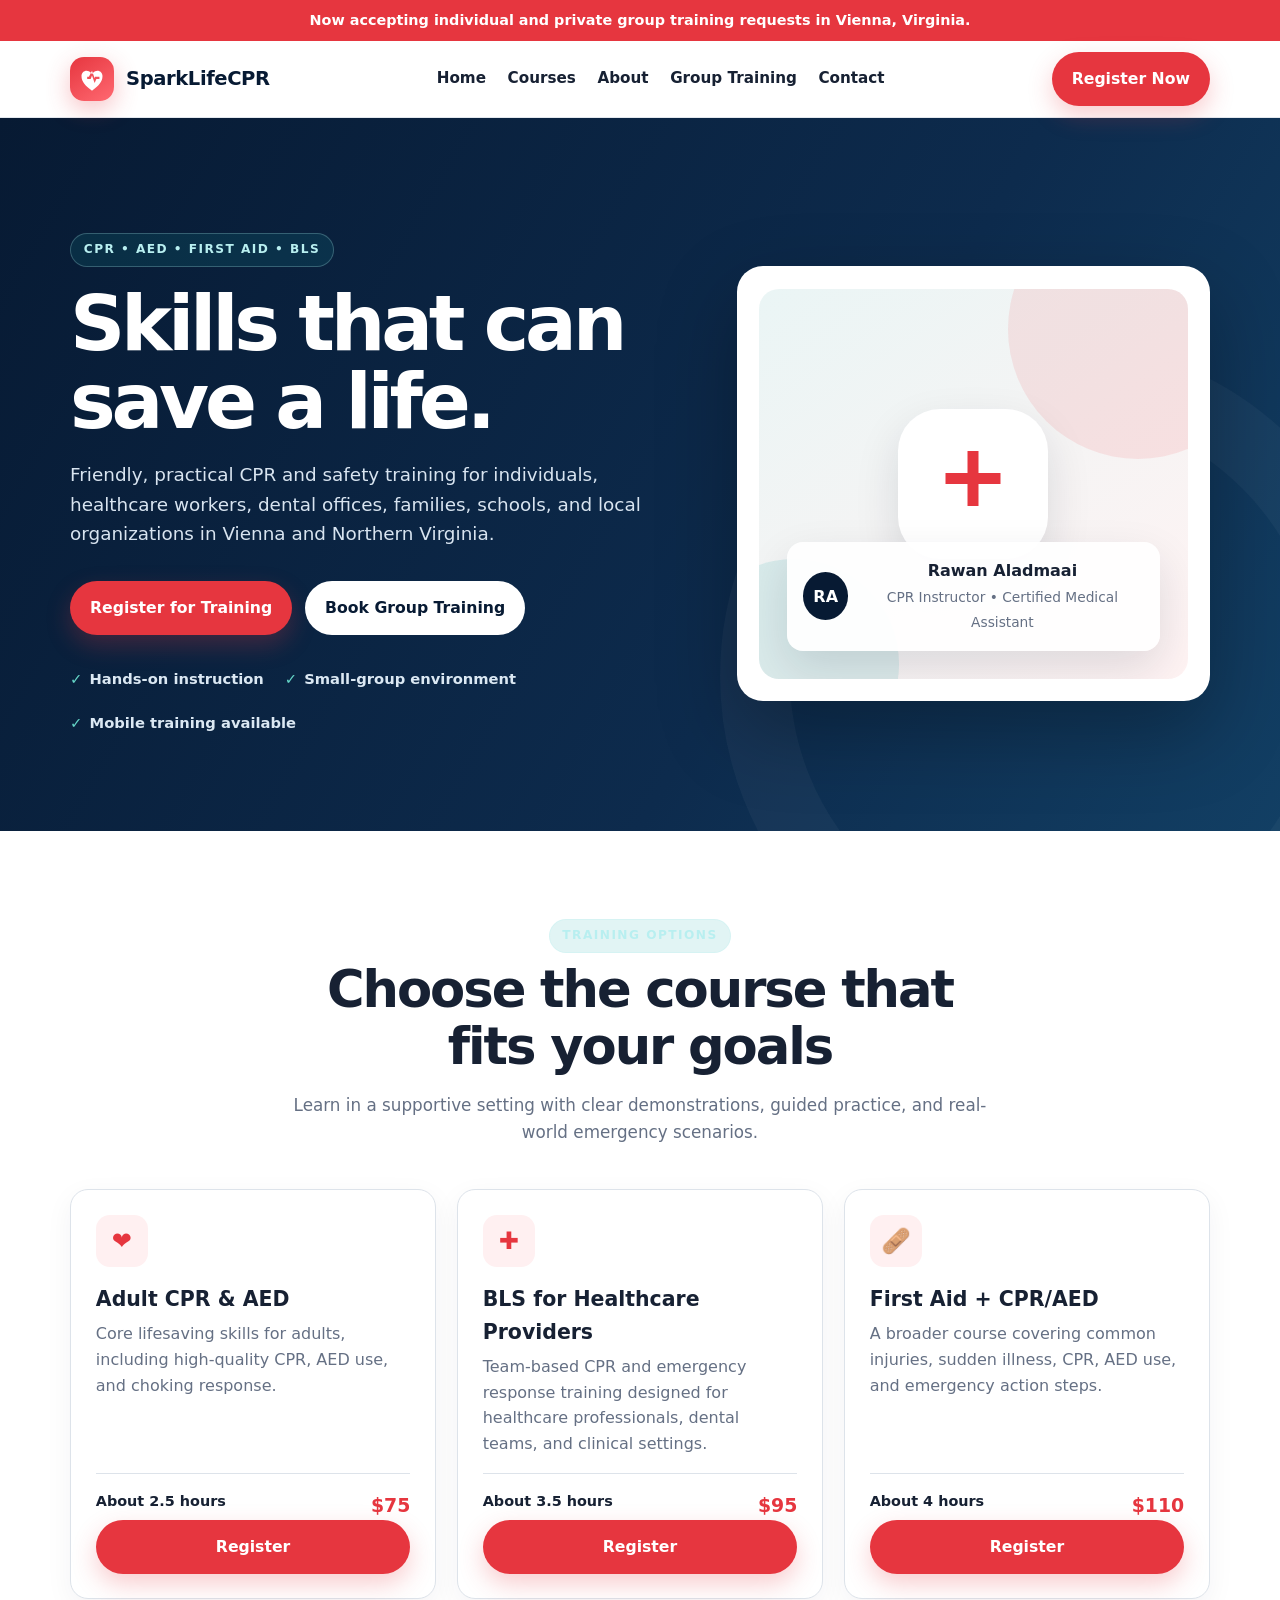
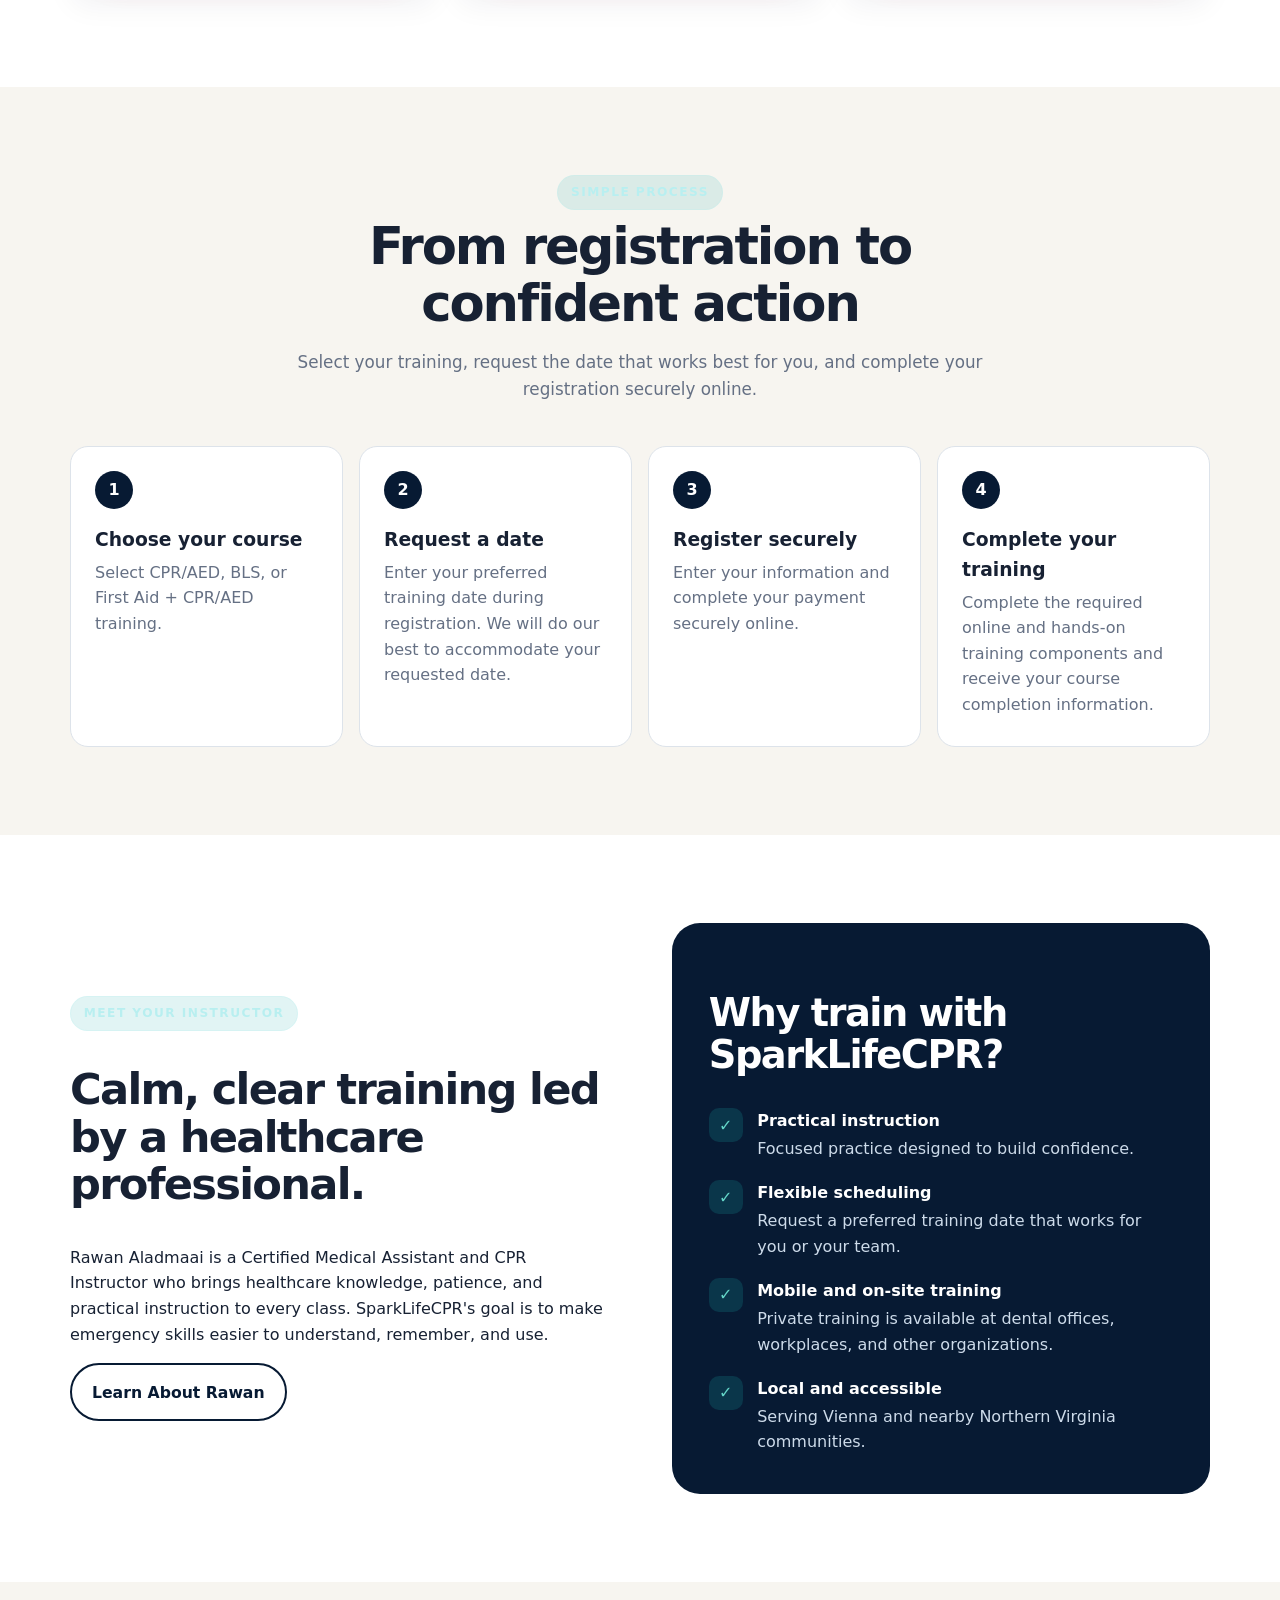
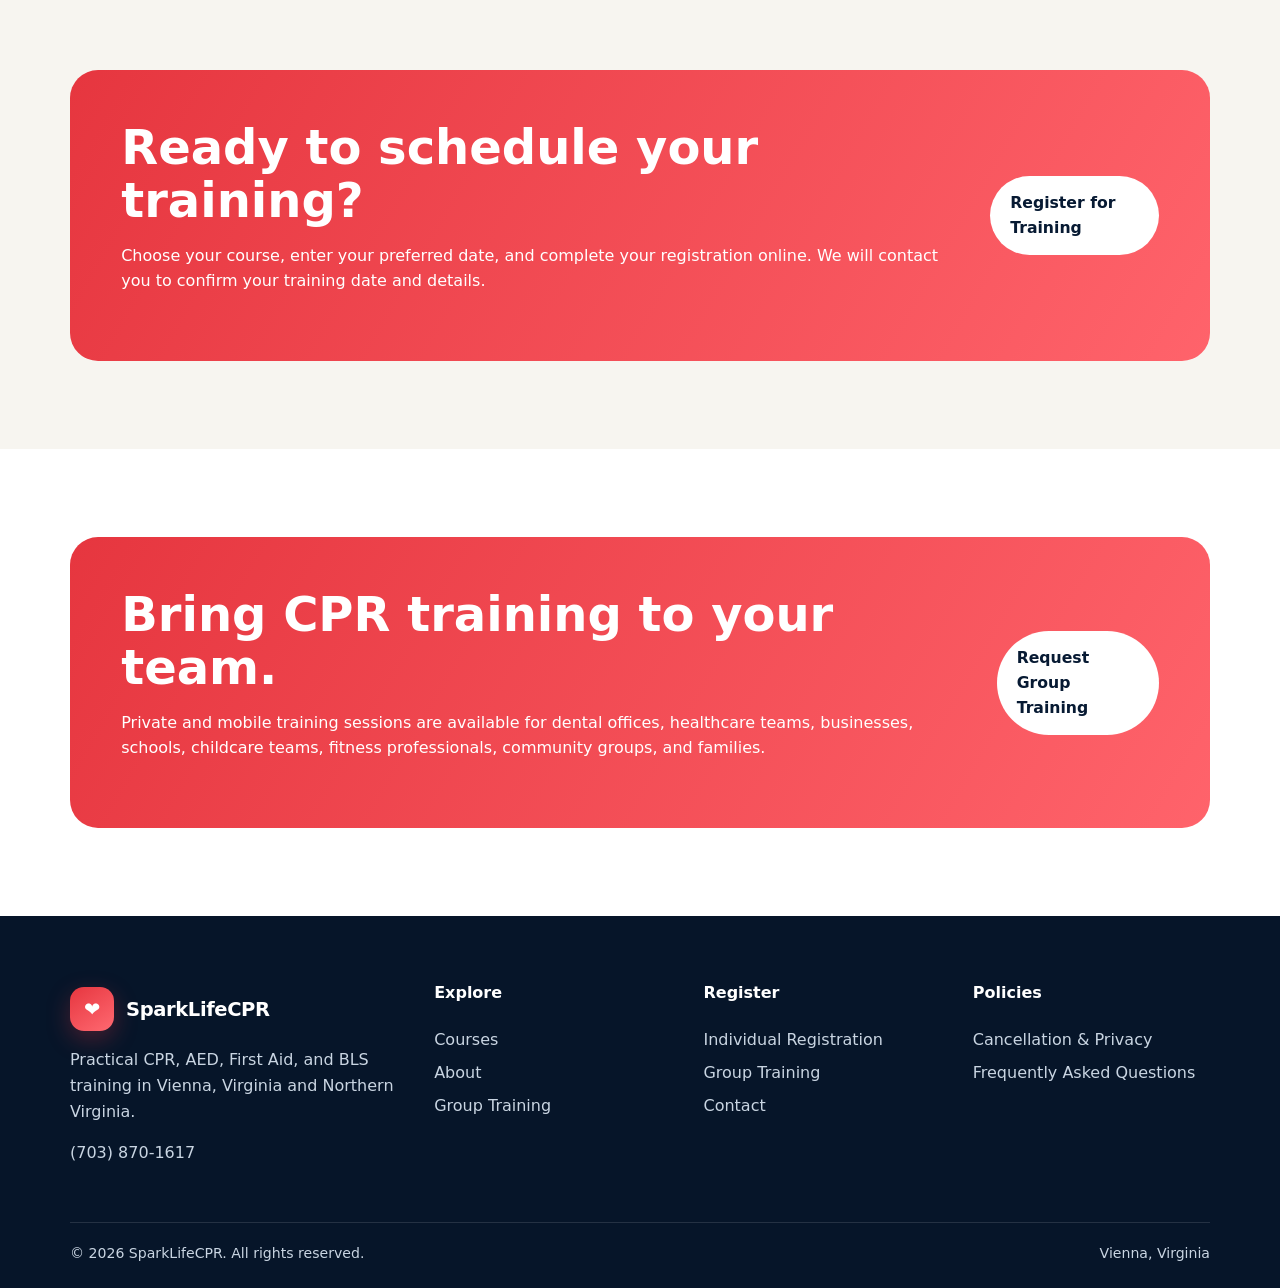
<file: index.html>
<!doctype html>
<html lang="en">

<head>
  <meta charset="utf-8">

  <!-- Google Analytics -->
  <script async src="https://www.googletagmanager.com/gtag/js?id=G-QES0W2ZQ52"></script>
  <script>
    window.dataLayer = window.dataLayer || [];
    function gtag() { dataLayer.push(arguments); }
    gtag('js', new Date());
    gtag('config', 'G-76KJ27FE1B');
  </script>

  <meta name="viewport" content="width=device-width, initial-scale=1">

  <meta
    name="description"
    content="CPR, AED, First Aid and BLS training in Vienna, Virginia with instructor Rawan Aladmaai, Certified Medical Assistant."
  >

  <title>SparkLifeCPR | Vienna, VA</title>

  <link rel="stylesheet" href="assets/styles.css">

  <script defer src="js/config.js"></script>
  <script defer src="js/main.js"></script>
</head>

<body>

  <!-- Announcement -->
  <div class="announcement">
    Now accepting individual and private group training requests in Vienna, Virginia.
  </div>

  <!-- Header -->
  <header>
    <div class="container nav">

      <a class="brand" href="index.html">
        <span class="logo-mark">
          <svg viewBox="0 0 64 64">
            <path d="M30 57C18 48 8 39 8 25 8 14 21 8 30 18l2 3 2-3c9-10 22-4 22 7 0 14-10 23-22 32l-2 2-2-2zm-9-25h8l3-8 6 17 4-9h7v-5h-10l-1 3-6-17-7 14h-4v5z"/>
          </svg>
        </span>

        <span>SparkLifeCPR</span>
      </a>

      <nav class="nav-links">
        <a href="index.html">Home</a>
        <a href="courses.html">Courses</a>
        <a href="about.html">About</a>
        <a href="group-training.html">Group Training</a>
        <a href="contact.html">Contact</a>
      </nav>

      <a class="btn btn-primary" href="register.html">
        Register Now
      </a>

      <button class="menu-btn" aria-label="Open menu">
        ☰
      </button>

    </div>
  </header>


  <main>

    <!-- Hero -->
    <section class="hero">

      <div class="container hero-grid">

        <div>

          <span class="eyebrow">
            CPR • AED • First Aid • BLS
          </span>

          <h1>
            Skills that can save a life.
          </h1>

          <p>
            Friendly, practical CPR and safety training for individuals,
            healthcare workers, dental offices, families, schools, and
            local organizations in Vienna and Northern Virginia.
          </p>

          <div class="hero-actions">

            <a class="btn btn-primary" href="register.html">
              Register for Training
            </a>

            <a class="btn btn-light" href="group-training.html">
              Book Group Training
            </a>

          </div>

          <div class="trust-row">
            <span>Hands-on instruction</span>
            <span>Small-group environment</span>
            <span>Mobile training available</span>
          </div>

        </div>


        <div class="hero-card">

          <div class="photo">

            <div class="medical-icon">
              <svg viewBox="0 0 64 64">
                <path d="M28 8h8v16h16v8H36v16h-8V32H12v-8h16V8z"/>
              </svg>
            </div>

            <div class="instructor-chip">

              <div class="avatar">
                RA
              </div>

              <div>
                <strong>Rawan Aladmaai</strong>
                <br>
                <span class="small">
                  CPR Instructor • Certified Medical Assistant
                </span>
              </div>

            </div>

          </div>

        </div>

      </div>

    </section>


    <!-- Training Options -->
    <section>

      <div class="container">

        <div class="section-head">

          <span class="eyebrow">
            Training options
          </span>

          <h2>
            Choose the course that fits your goals
          </h2>

          <p>
            Learn in a supportive setting with clear demonstrations,
            guided practice, and real-world emergency scenarios.
          </p>

        </div>


        <div class="grid-3">

          <!-- CPR & AED -->
          <article class="card course-card">

            <div class="icon">❤</div>

            <h3>
              Adult CPR & AED
            </h3>

            <p>
              Core lifesaving skills for adults, including high-quality
              CPR, AED use, and choking response.
            </p>

            <div class="course-meta">
              <span>About 2.5 hours</span>
              <span class="price">$75</span>
            </div>

            <a
              class="btn btn-primary"
              href="register.html"
            >
              Register
            </a>

          </article>


          <!-- BLS -->
          <article class="card course-card">

            <div class="icon">✚</div>

            <h3>
              BLS for Healthcare Providers
            </h3>

            <p>
              Team-based CPR and emergency response training designed
              for healthcare professionals, dental teams, and clinical settings.
            </p>

            <div class="course-meta">
              <span>About 3.5 hours</span>
              <span class="price">$95</span>
            </div>

            <a
              class="btn btn-primary"
              href="register.html"
            >
              Register
            </a>

          </article>


          <!-- First Aid -->
          <article class="card course-card">

            <div class="icon">🩹</div>

            <h3>
              First Aid + CPR/AED
            </h3>

            <p>
              A broader course covering common injuries, sudden illness,
              CPR, AED use, and emergency action steps.
            </p>

            <div class="course-meta">
              <span>About 4 hours</span>
              <span class="price">$110</span>
            </div>

            <a
              class="btn btn-primary"
              href="register.html"
            >
              Register
            </a>

          </article>

        </div>

      </div>

    </section>


    <!-- Simple Process -->
    <section class="bg-soft">

      <div class="container">

        <div class="section-head">

          <span class="eyebrow">
            Simple process
          </span>

          <h2>
            From registration to confident action
          </h2>

          <p>
            Select your training, request the date that works best for you,
            and complete your registration securely online.
          </p>

        </div>


        <div class="steps">

          <div class="step">

            <h3>
              Choose your course
            </h3>

            <p>
              Select CPR/AED, BLS, or First Aid + CPR/AED training.
            </p>

          </div>


          <div class="step">

            <h3>
              Request a date
            </h3>

            <p>
              Enter your preferred training date during registration.
              We will do our best to accommodate your requested date.
            </p>

          </div>


          <div class="step">

            <h3>
              Register securely
            </h3>

            <p>
              Enter your information and complete your payment securely online.
            </p>

          </div>


          <div class="step">

            <h3>
              Complete your training
            </h3>

            <p>
              Complete the required online and hands-on training components
              and receive your course completion information.
            </p>

          </div>

        </div>

      </div>

    </section>


    <!-- Instructor -->
    <section>

      <div class="container split">

        <div>

          <span class="eyebrow">
            Meet your instructor
          </span>

          <h2
            style="font-size:2.7rem;line-height:1.1;letter-spacing:-.04em"
          >
            Calm, clear training led by a healthcare professional.
          </h2>

          <p>
            Rawan Aladmaai is a Certified Medical Assistant and CPR
            Instructor who brings healthcare knowledge, patience, and
            practical instruction to every class. SparkLifeCPR's goal
            is to make emergency skills easier to understand, remember,
            and use.
          </p>

          <a
            class="btn btn-outline"
            href="about.html"
          >
            Learn About Rawan
          </a>

        </div>


        <div class="feature-panel">

          <h2>
            Why train with SparkLifeCPR?
          </h2>

          <div class="feature-list">

            <div class="feature-item">

              <span class="check">✓</span>

              <div>
                <b>Practical instruction</b>

                <p>
                  Focused practice designed to build confidence.
                </p>
              </div>

            </div>


            <div class="feature-item">

              <span class="check">✓</span>

              <div>
                <b>Flexible scheduling</b>

                <p>
                  Request a preferred training date that works for you or your team.
                </p>
              </div>

            </div>


            <div class="feature-item">

              <span class="check">✓</span>

              <div>
                <b>Mobile and on-site training</b>

                <p>
                  Private training is available at dental offices,
                  workplaces, and other organizations.
                </p>
              </div>

            </div>


            <div class="feature-item">

              <span class="check">✓</span>

              <div>
                <b>Local and accessible</b>

                <p>
                  Serving Vienna and nearby Northern Virginia communities.
                </p>
              </div>

            </div>

          </div>

        </div>

      </div>

    </section>


    <!-- Registration CTA -->
    <section class="bg-soft">

      <div class="container">

        <div class="cta">

          <div>

            <h2>
              Ready to schedule your training?
            </h2>

            <p>
              Choose your course, enter your preferred date, and complete
              your registration online. We will contact you to confirm
              your training date and details.
            </p>

          </div>

          <a
            class="btn btn-light"
            href="register.html"
          >
            Register for Training
          </a>

        </div>

      </div>

    </section>


    <!-- Group Training CTA -->
    <section>

      <div class="container">

        <div class="cta">

          <div>

            <h2>
              Bring CPR training to your team.
            </h2>

            <p>
              Private and mobile training sessions are available for
              dental offices, healthcare teams, businesses, schools,
              childcare teams, fitness professionals, community groups,
              and families.
            </p>

          </div>

          <a
            class="btn btn-light"
            href="group-training.html"
          >
            Request Group Training
          </a>

        </div>

      </div>

    </section>

  </main>


  <!-- Footer -->
  <footer>

    <div class="container">

      <div class="footer-grid">

        <div>

          <a
            class="brand"
            style="color:#fff"
            href="index.html"
          >

            <span class="logo-mark">
              ❤
            </span>

            <span>
              SparkLifeCPR
            </span>

          </a>

          <p>
            Practical CPR, AED, First Aid, and BLS training in Vienna,
            Virginia and Northern Virginia.
          </p>

          <p>
            <a href="tel:17038701617">
              (703) 870-1617
            </a>
          </p>

        </div>


        <div>

          <h4>
            Explore
          </h4>

          <a href="courses.html">
            Courses
          </a>

          <a href="about.html">
            About
          </a>

          <a href="group-training.html">
            Group Training
          </a>

        </div>


        <div>

          <h4>
            Register
          </h4>

          <a href="register.html">
            Individual Registration
          </a>

          <a href="group-training.html">
            Group Training
          </a>

          <a href="contact.html">
            Contact
          </a>

        </div>


        <div>

          <h4>
            Policies
          </h4>

          <a href="policies.html">
            Cancellation & Privacy
          </a>

          <a href="faq.html">
            Frequently Asked Questions
          </a>

        </div>

      </div>


      <div class="copyright">

        <span>
          © <span data-year></span> SparkLifeCPR. All rights reserved.
        </span>

        <span>
          Vienna, Virginia
        </span>

      </div>

    </div>

  </footer>

</body>
</html>
</file>
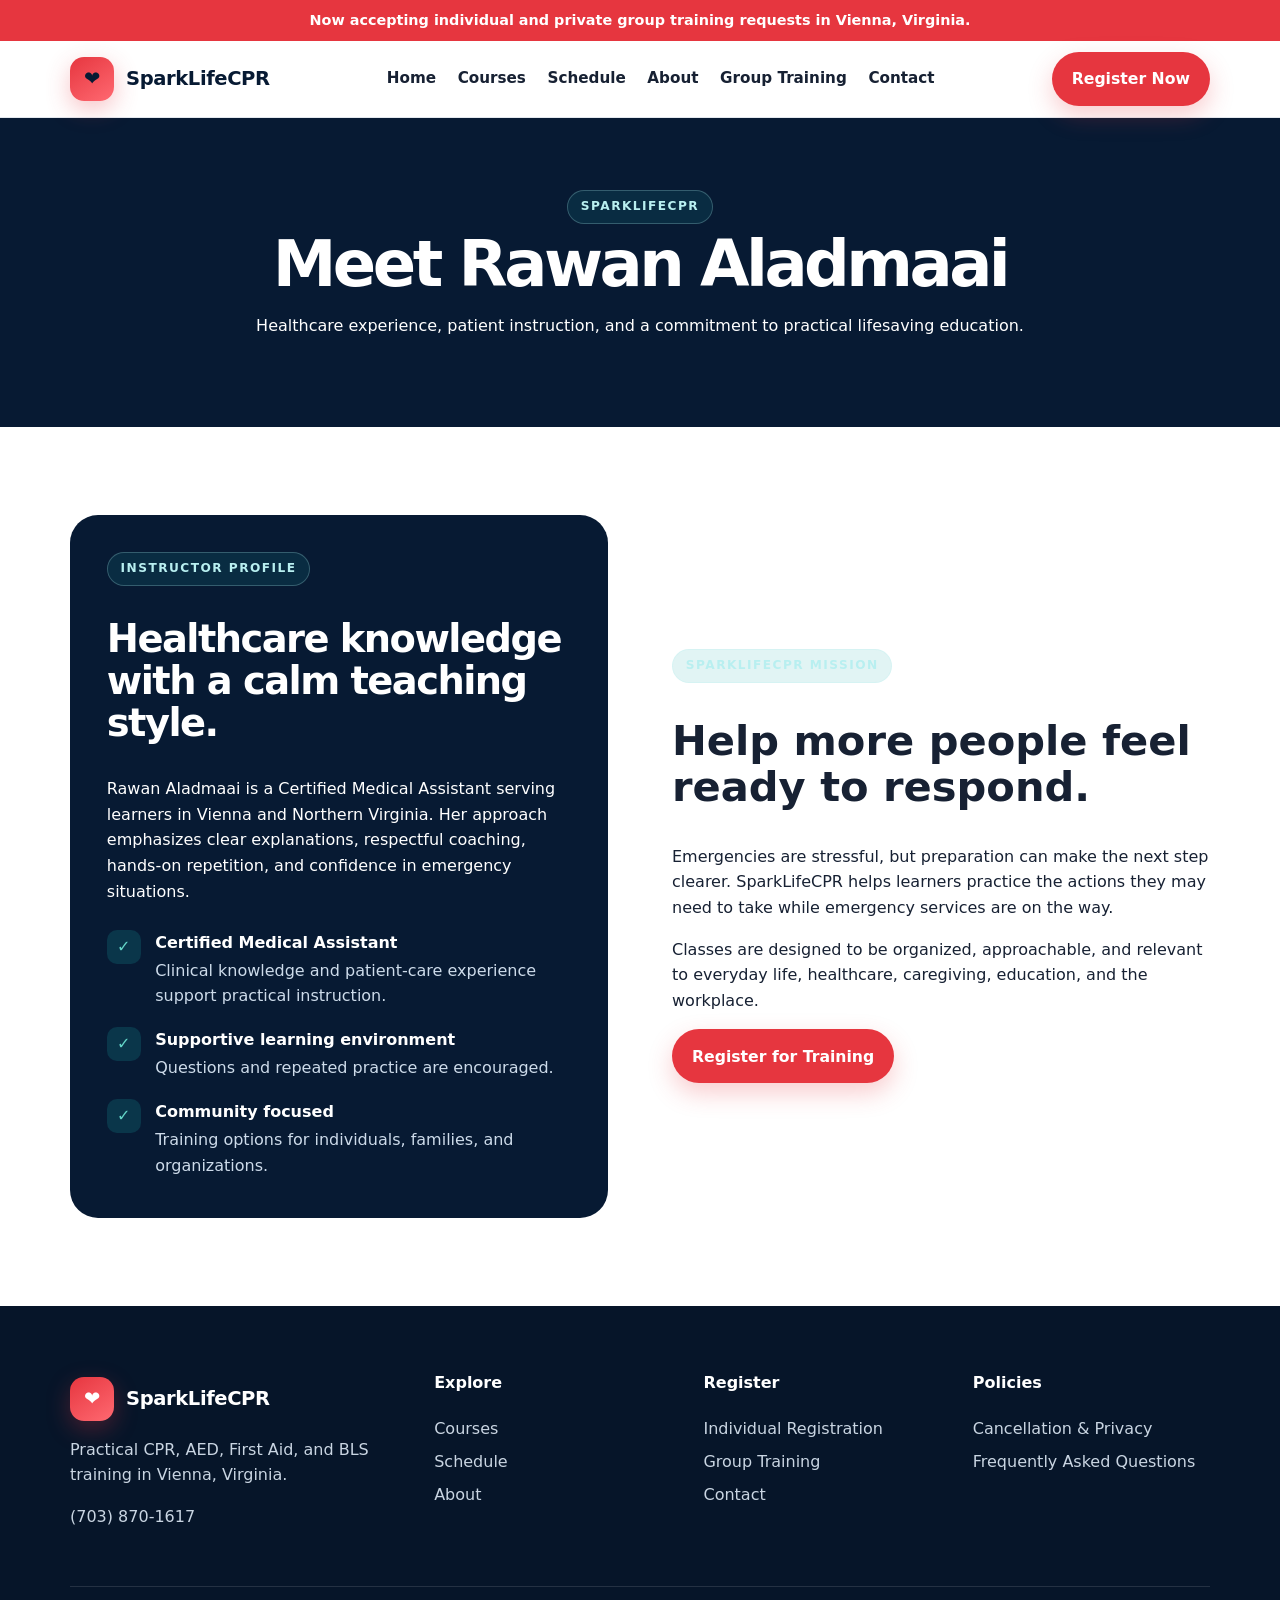
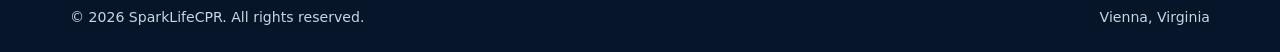
<file: about.html>
<!doctype html><html lang="en"><head><meta charset="utf-8"><meta name="viewport" content="width=device-width,initial-scale=1"><title>About Rawan Aladmaai | SparkLife</title><link rel="stylesheet" href="assets/styles.css"><script defer src="js/config.js"></script><script defer src="js/main.js"></script></head><body><div class="announcement">Now accepting individual and private group training requests in Vienna, Virginia.</div><header><div class="container nav"><a class="brand" href="index.html"><span class="logo-mark">❤</span><span>SparkLifeCPR</span></a><nav class="nav-links"><a href="index.html">Home</a><a href="courses.html">Courses</a><a href="schedule.html">Schedule</a><a href="about.html">About</a><a href="group-training.html">Group Training</a><a href="contact.html">Contact</a></nav><a class="btn btn-primary" href="register.html">Register Now</a><button class="menu-btn" aria-label="Open menu">☰</button></div></header>
<main><section class="page-hero"><div class="container"><span class="eyebrow">SparkLifeCPR</span><h1>Meet Rawan Aladmaai</h1><p>Healthcare experience, patient instruction, and a commitment to practical lifesaving education.</p></div></section><section><div class="container split"><div class="feature-panel"><span class="eyebrow">Instructor profile</span><h2>Healthcare knowledge with a calm teaching style.</h2><p>Rawan Aladmaai is a Certified Medical Assistant serving learners in Vienna and Northern Virginia. Her approach emphasizes clear explanations, respectful coaching, hands-on repetition, and confidence in emergency situations.</p><div class="feature-list"><div class="feature-item"><span class="check">✓</span><div><b>Certified Medical Assistant</b><p>Clinical knowledge and patient-care experience support practical instruction.</p></div></div><div class="feature-item"><span class="check">✓</span><div><b>Supportive learning environment</b><p>Questions and repeated practice are encouraged.</p></div></div><div class="feature-item"><span class="check">✓</span><div><b>Community focused</b><p>Training options for individuals, families, and organizations.</p></div></div></div></div><div><span class="eyebrow">SparkLifeCPR mission</span><h2 style="font-size:2.6rem;line-height:1.1">Help more people feel ready to respond.</h2><p>Emergencies are stressful, but preparation can make the next step clearer. SparkLifeCPR helps learners practice the actions they may need to take while emergency services are on the way.</p><p>Classes are designed to be organized, approachable, and relevant to everyday life, healthcare, caregiving, education, and the workplace.</p><a class="btn btn-primary" href="register.html">Register for Training</a></div></div></section></main><footer><div class="container"><div class="footer-grid"><div><a class="brand" style="color:#fff" href="index.html"><span class="logo-mark">❤</span><span>SparkLifeCPR</span></a><p>Practical CPR, AED, First Aid, and BLS training in Vienna, Virginia.</p><p><a href="tel:17038701617">(703) 870-1617</a></p></div><div><h4>Explore</h4><a href="courses.html">Courses</a><a href="schedule.html">Schedule</a><a href="about.html">About</a></div><div><h4>Register</h4><a href="register.html">Individual Registration</a><a href="group-training.html">Group Training</a><a href="contact.html">Contact</a></div><div><h4>Policies</h4><a href="policies.html">Cancellation & Privacy</a><a href="faq.html">Frequently Asked Questions</a></div></div><div class="copyright"><span>© <span data-year></span> SparkLifeCPR. All rights reserved.</span><span>Vienna, Virginia</span></div></div></footer>
</body></html>
</file>
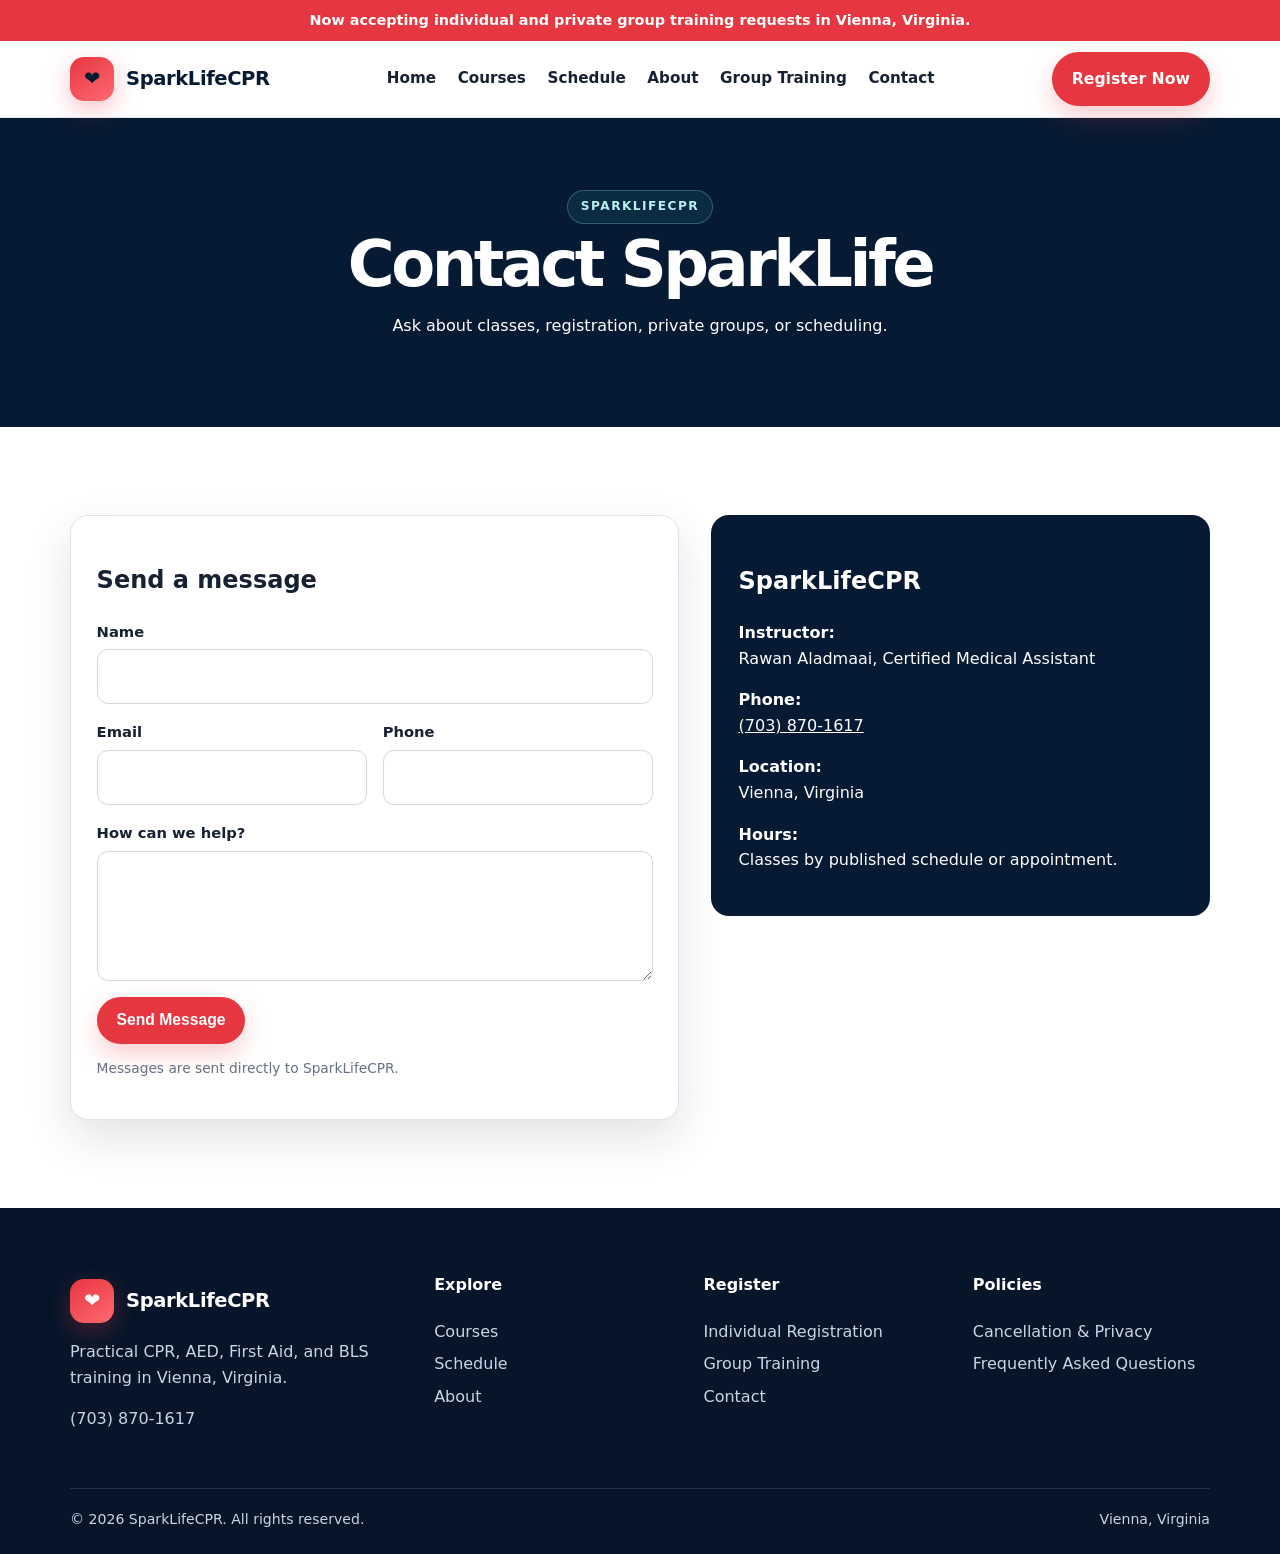
<file: contact.html>
<!DOCTYPE html>
<html lang="en"><head><meta charset="utf-8"/><meta content="width=device-width,initial-scale=1" name="viewport"/><title>Contact SparkLifeCPR</title><link href="assets/styles.css" rel="stylesheet"/><script defer="" src="js/config.js"></script><script defer="" src="js/main.js"></script></head><body><div class="announcement">Now accepting individual and private group training requests in Vienna, Virginia.</div><header><div class="container nav"><a class="brand" href="index.html"><span class="logo-mark">❤</span><span>SparkLifeCPR</span></a><nav class="nav-links"><a href="index.html">Home</a><a href="courses.html">Courses</a><a href="schedule.html">Schedule</a><a href="about.html">About</a><a href="group-training.html">Group Training</a><a href="contact.html">Contact</a></nav><a class="btn btn-primary" href="register.html">Register Now</a><button aria-label="Open menu" class="menu-btn">☰</button></div></header>
<main><section class="page-hero"><div class="container"><span class="eyebrow">SparkLifeCPR</span><h1>Contact SparkLife</h1><p>Ask about classes, registration, private groups, or scheduling.</p></div></section><section><div class="container form-wrap"><form action="https://formsubmit.co/info@sparklifecpr.com" id="contactForm" method="POST"><h2>Send a message</h2><div class="field"><label for="name">Name</label><input id="name" name="name" required=""/></div><div class="form-grid"><div class="field"><label for="email">Email</label><input id="email" name="email" required="" type="email"/></div><div class="field"><label for="phone">Phone</label><input id="phone" name="phone" type="tel"/></div></div><div class="field"><label for="message">How can we help?</label><textarea id="message" name="message" required=""></textarea></div><input name="_subject" type="hidden" value="New SparkLifeCPR Contact Form"/><input name="_captcha" type="hidden" value="false"/><input name="_next" type="hidden" value="https://sparklifecpr.com/thank-you.html"/><button class="btn btn-primary" type="submit">Send Message</button><p class="small">Messages are sent directly to SparkLifeCPR.</p><input autocomplete="off" class="hp-field" name="company_website" tabindex="-1" type="text"/></form><aside class="contact-card"><h2>SparkLifeCPR</h2><p><strong>Instructor:</strong><br/>Rawan Aladmaai, Certified Medical Assistant</p><p><strong>Phone:</strong><br/><a href="tel:17038701617">(703) 870-1617</a></p><p><strong>Location:</strong><br/>Vienna, Virginia</p><p><strong>Hours:</strong><br/>Classes by published schedule or appointment.</p></aside></div></section></main><footer><div class="container"><div class="footer-grid"><div><a class="brand" href="index.html" style="color:#fff"><span class="logo-mark">❤</span><span>SparkLifeCPR</span></a><p>Practical CPR, AED, First Aid, and BLS training in Vienna, Virginia.</p><p><a href="tel:17038701617">(703) 870-1617</a></p></div><div><h4>Explore</h4><a href="courses.html">Courses</a><a href="schedule.html">Schedule</a><a href="about.html">About</a></div><div><h4>Register</h4><a href="register.html">Individual Registration</a><a href="group-training.html">Group Training</a><a href="contact.html">Contact</a></div><div><h4>Policies</h4><a href="policies.html">Cancellation &amp; Privacy</a><a href="faq.html">Frequently Asked Questions</a></div></div><div class="copyright"><span>© <span data-year=""></span> SparkLifeCPR. All rights reserved.</span><span>Vienna, Virginia</span></div></div></footer>
</body></html>
</file>
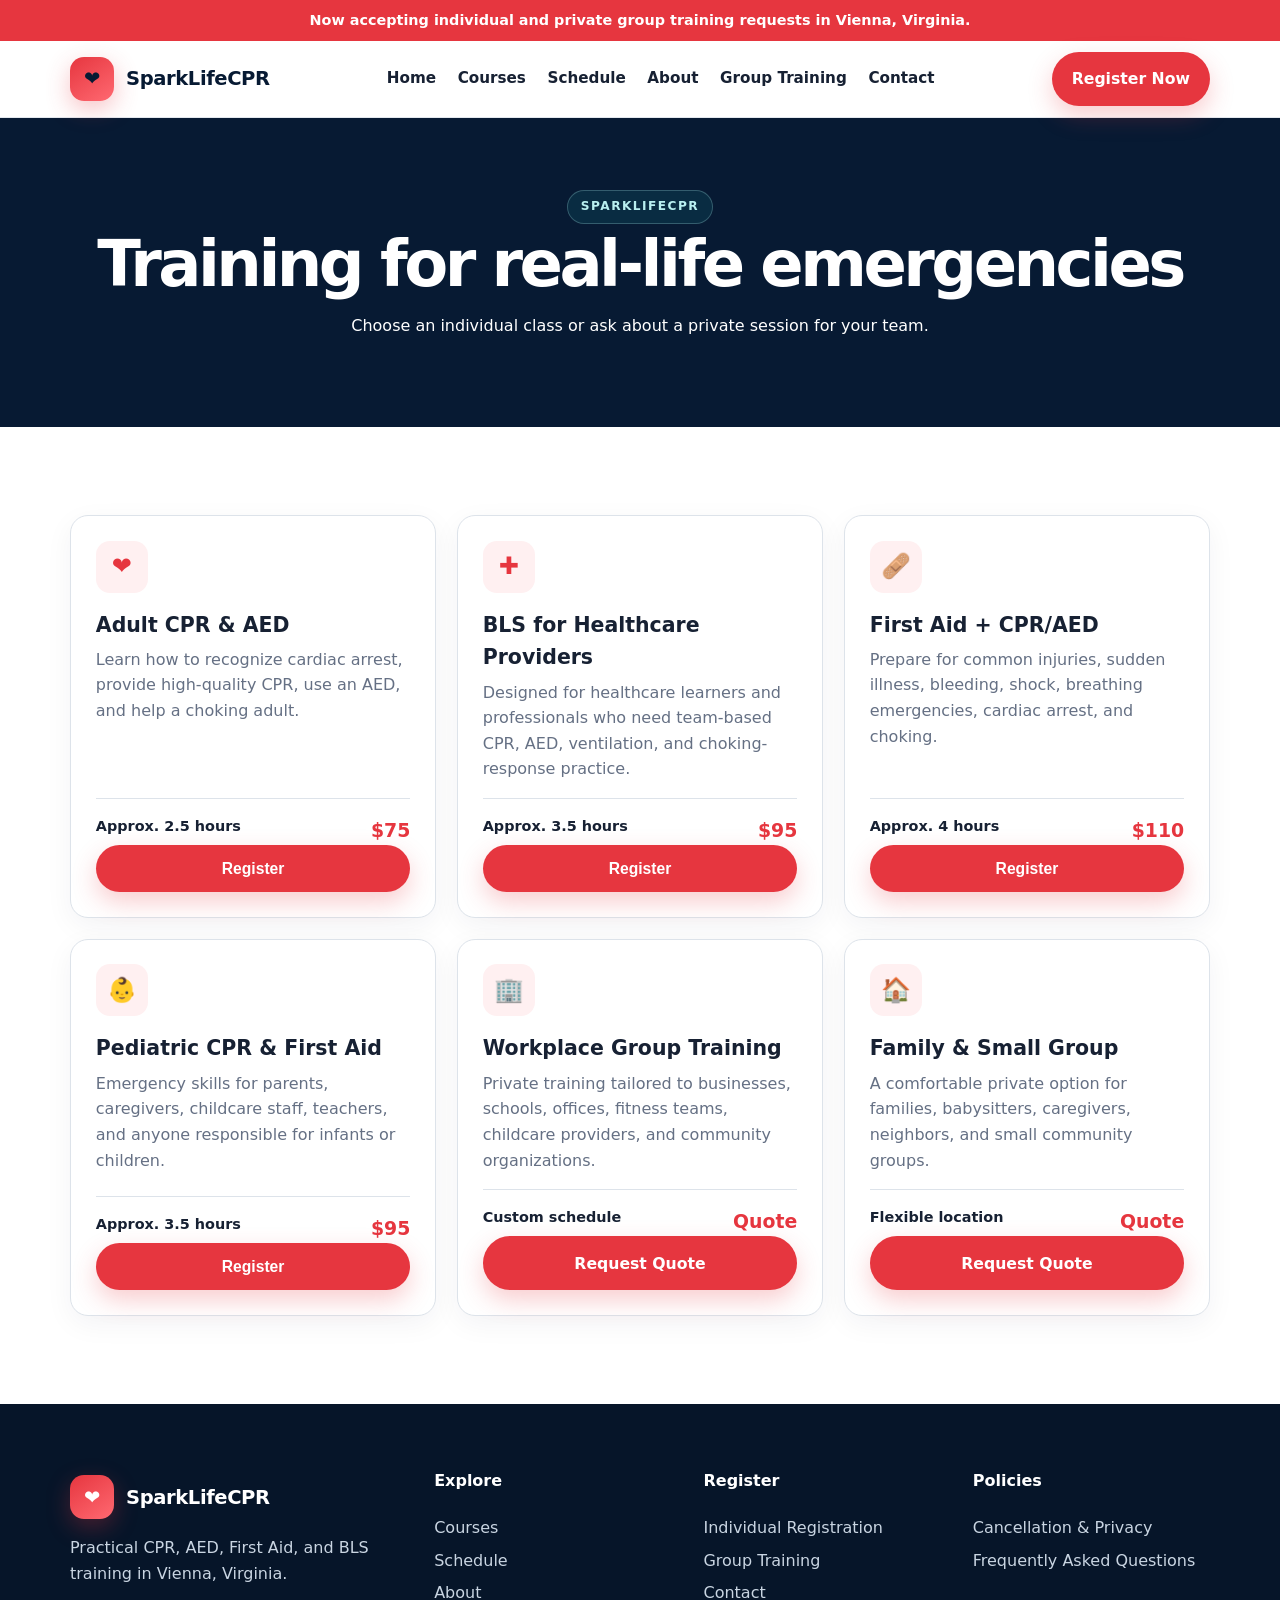
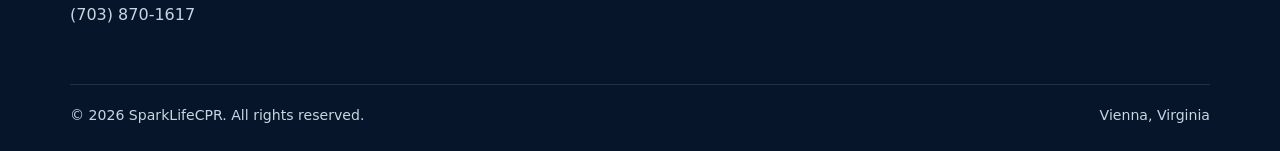
<file: courses.html>
<!doctype html><html lang="en"><head><meta charset="utf-8"><meta name="viewport" content="width=device-width,initial-scale=1"><title>CPR Training Courses | SparkLife</title><link rel="stylesheet" href="assets/styles.css"><script defer src="js/config.js"></script><script defer src="js/main.js"></script></head><body><div class="announcement">Now accepting individual and private group training requests in Vienna, Virginia.</div><header><div class="container nav"><a class="brand" href="index.html"><span class="logo-mark">❤</span><span>SparkLifeCPR</span></a><nav class="nav-links"><a href="index.html">Home</a><a href="courses.html">Courses</a><a href="schedule.html">Schedule</a><a href="about.html">About</a><a href="group-training.html">Group Training</a><a href="contact.html">Contact</a></nav><a class="btn btn-primary" href="register.html">Register Now</a><button class="menu-btn" aria-label="Open menu">☰</button></div></header>
<main><section class="page-hero"><div class="container"><span class="eyebrow">SparkLifeCPR</span><h1>Training for real-life emergencies</h1><p>Choose an individual class or ask about a private session for your team.</p></div></section><section><div class="container"><div class="grid-3">
<article class="card course-card"><div class="icon">❤</div><h3>Adult CPR & AED</h3><p>Learn how to recognize cardiac arrest, provide high-quality CPR, use an AED, and help a choking adult.</p><div class="course-meta"><span>Approx. 2.5 hours</span><span class="price">$75</span></div><button class="btn btn-primary" data-pay="cprAed">Register</button></article>
<article class="card course-card"><div class="icon">✚</div><h3>BLS for Healthcare Providers</h3><p>Designed for healthcare learners and professionals who need team-based CPR, AED, ventilation, and choking-response practice.</p><div class="course-meta"><span>Approx. 3.5 hours</span><span class="price">$95</span></div><button class="btn btn-primary" data-pay="bls">Register</button></article>
<article class="card course-card"><div class="icon">🩹</div><h3>First Aid + CPR/AED</h3><p>Prepare for common injuries, sudden illness, bleeding, shock, breathing emergencies, cardiac arrest, and choking.</p><div class="course-meta"><span>Approx. 4 hours</span><span class="price">$110</span></div><button class="btn btn-primary" data-pay="firstAid">Register</button></article>
<article class="card course-card"><div class="icon">👶</div><h3>Pediatric CPR & First Aid</h3><p>Emergency skills for parents, caregivers, childcare staff, teachers, and anyone responsible for infants or children.</p><div class="course-meta"><span>Approx. 3.5 hours</span><span class="price">$95</span></div><button class="btn btn-primary" data-pay="pediatric">Register</button></article>
<article class="card course-card"><div class="icon">🏢</div><h3>Workplace Group Training</h3><p>Private training tailored to businesses, schools, offices, fitness teams, childcare providers, and community organizations.</p><div class="course-meta"><span>Custom schedule</span><span class="price">Quote</span></div><a class="btn btn-primary" href="group-training.html">Request Quote</a></article>
<article class="card course-card"><div class="icon">🏠</div><h3>Family & Small Group</h3><p>A comfortable private option for families, babysitters, caregivers, neighbors, and small community groups.</p><div class="course-meta"><span>Flexible location</span><span class="price">Quote</span></div><a class="btn btn-primary" href="group-training.html">Request Quote</a></article>
</div></div></section></main><footer><div class="container"><div class="footer-grid"><div><a class="brand" style="color:#fff" href="index.html"><span class="logo-mark">❤</span><span>SparkLifeCPR</span></a><p>Practical CPR, AED, First Aid, and BLS training in Vienna, Virginia.</p><p><a href="tel:17038701617">(703) 870-1617</a></p></div><div><h4>Explore</h4><a href="courses.html">Courses</a><a href="schedule.html">Schedule</a><a href="about.html">About</a></div><div><h4>Register</h4><a href="register.html">Individual Registration</a><a href="group-training.html">Group Training</a><a href="contact.html">Contact</a></div><div><h4>Policies</h4><a href="policies.html">Cancellation & Privacy</a><a href="faq.html">Frequently Asked Questions</a></div></div><div class="copyright"><span>© <span data-year></span> SparkLifeCPR. All rights reserved.</span><span>Vienna, Virginia</span></div></div></footer>
</body></html>
</file>
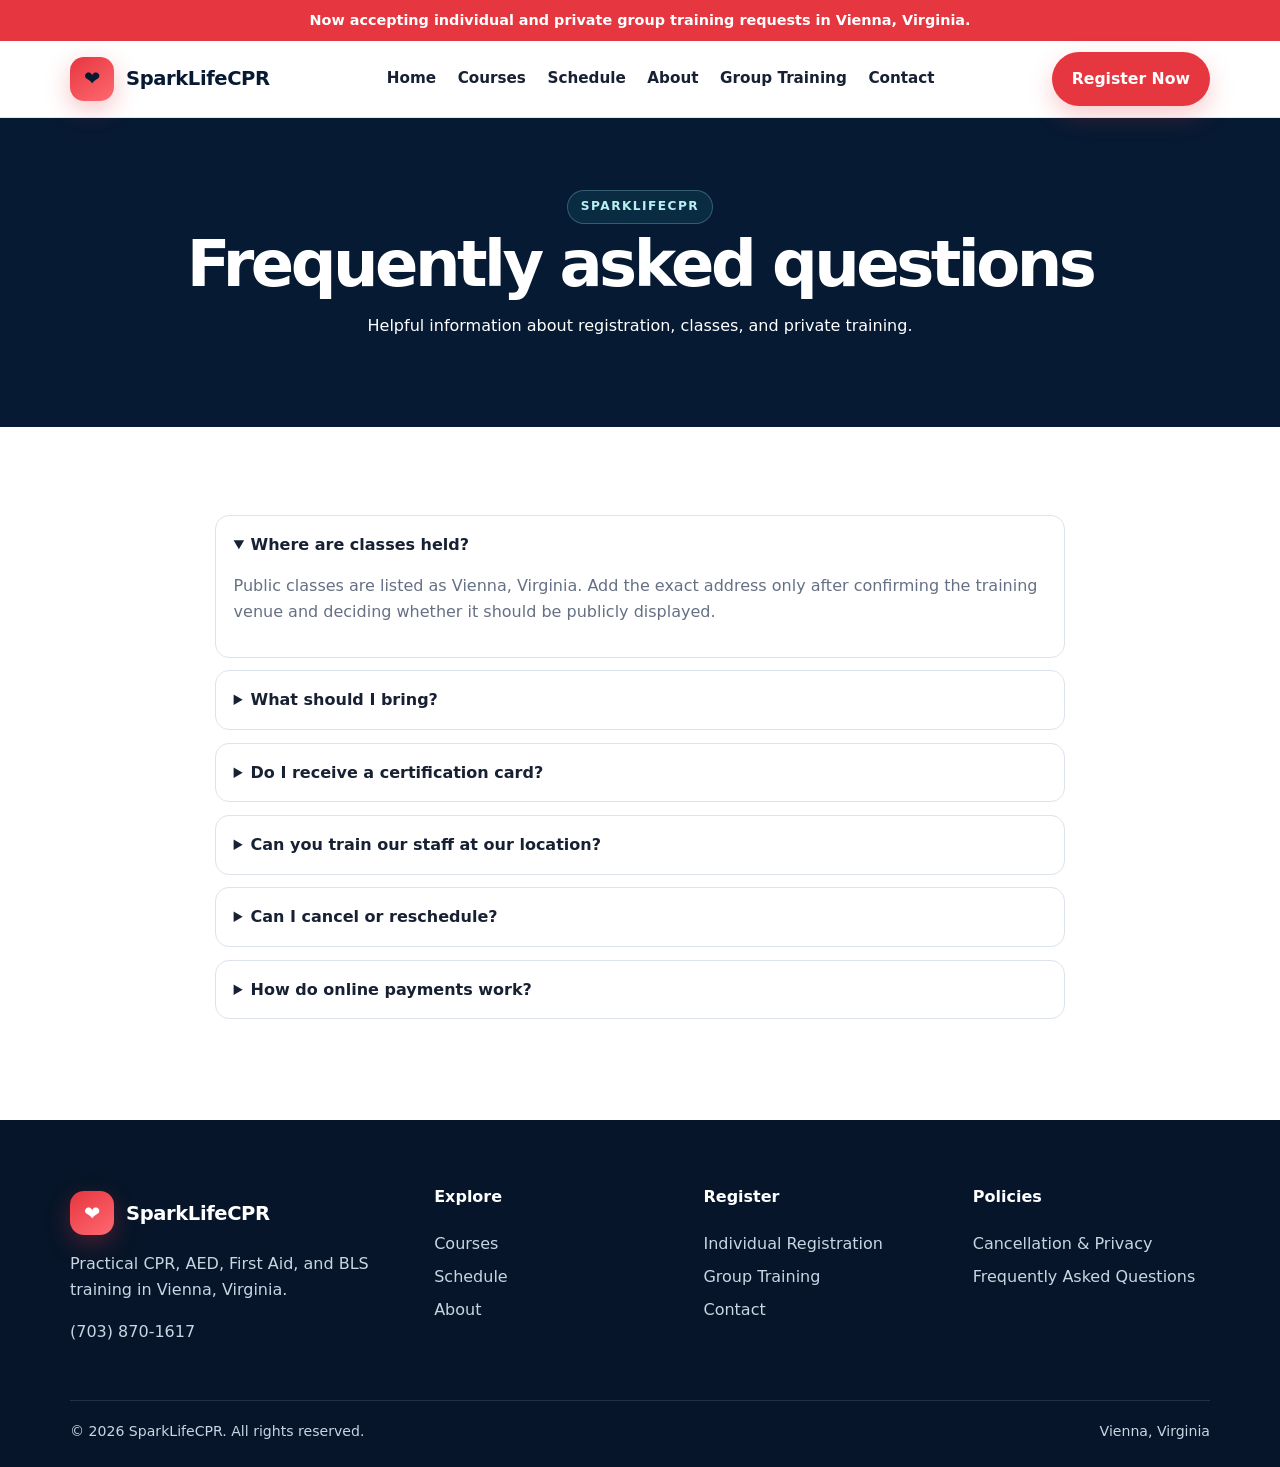
<file: faq.html>
<!doctype html><html lang="en"><head><meta charset="utf-8"><meta name="viewport" content="width=device-width,initial-scale=1"><title>Frequently Asked Questions | SparkLife</title><link rel="stylesheet" href="assets/styles.css"><script defer src="js/config.js"></script><script defer src="js/main.js"></script></head><body><div class="announcement">Now accepting individual and private group training requests in Vienna, Virginia.</div><header><div class="container nav"><a class="brand" href="index.html"><span class="logo-mark">❤</span><span>SparkLifeCPR</span></a><nav class="nav-links"><a href="index.html">Home</a><a href="courses.html">Courses</a><a href="schedule.html">Schedule</a><a href="about.html">About</a><a href="group-training.html">Group Training</a><a href="contact.html">Contact</a></nav><a class="btn btn-primary" href="register.html">Register Now</a><button class="menu-btn" aria-label="Open menu">☰</button></div></header>
<main><section class="page-hero"><div class="container"><span class="eyebrow">SparkLifeCPR</span><h1>Frequently asked questions</h1><p>Helpful information about registration, classes, and private training.</p></div></section><section><div class="container faq"><details open><summary>Where are classes held?</summary><p>Public classes are listed as Vienna, Virginia. Add the exact address only after confirming the training venue and deciding whether it should be publicly displayed.</p></details><details><summary>What should I bring?</summary><p>Bring a government-issued photo ID if required for the selected course, comfortable clothing suitable for floor-level skills practice, and any prerequisite documentation listed in your confirmation.</p></details><details><summary>Do I receive a certification card?</summary><p>The website should state the exact credential and issuing organization only after the instructor’s provider authorization and course process are confirmed.</p></details><details><summary>Can you train our staff at our location?</summary><p>Yes. Private group requests can be submitted for workplaces, schools, childcare providers, medical offices, and other organizations in the service area.</p></details><details><summary>Can I cancel or reschedule?</summary><p>Review the cancellation policy before paying. The current website includes a sample policy that should be finalized before launch.</p></details><details><summary>How do online payments work?</summary><p>After Stripe Payment Links are added, customers complete payment on a secure Stripe-hosted checkout page.</p></details></div></section></main><footer><div class="container"><div class="footer-grid"><div><a class="brand" style="color:#fff" href="index.html"><span class="logo-mark">❤</span><span>SparkLifeCPR</span></a><p>Practical CPR, AED, First Aid, and BLS training in Vienna, Virginia.</p><p><a href="tel:17038701617">(703) 870-1617</a></p></div><div><h4>Explore</h4><a href="courses.html">Courses</a><a href="schedule.html">Schedule</a><a href="about.html">About</a></div><div><h4>Register</h4><a href="register.html">Individual Registration</a><a href="group-training.html">Group Training</a><a href="contact.html">Contact</a></div><div><h4>Policies</h4><a href="policies.html">Cancellation & Privacy</a><a href="faq.html">Frequently Asked Questions</a></div></div><div class="copyright"><span>© <span data-year></span> SparkLifeCPR. All rights reserved.</span><span>Vienna, Virginia</span></div></div></footer>
</body></html>
</file>
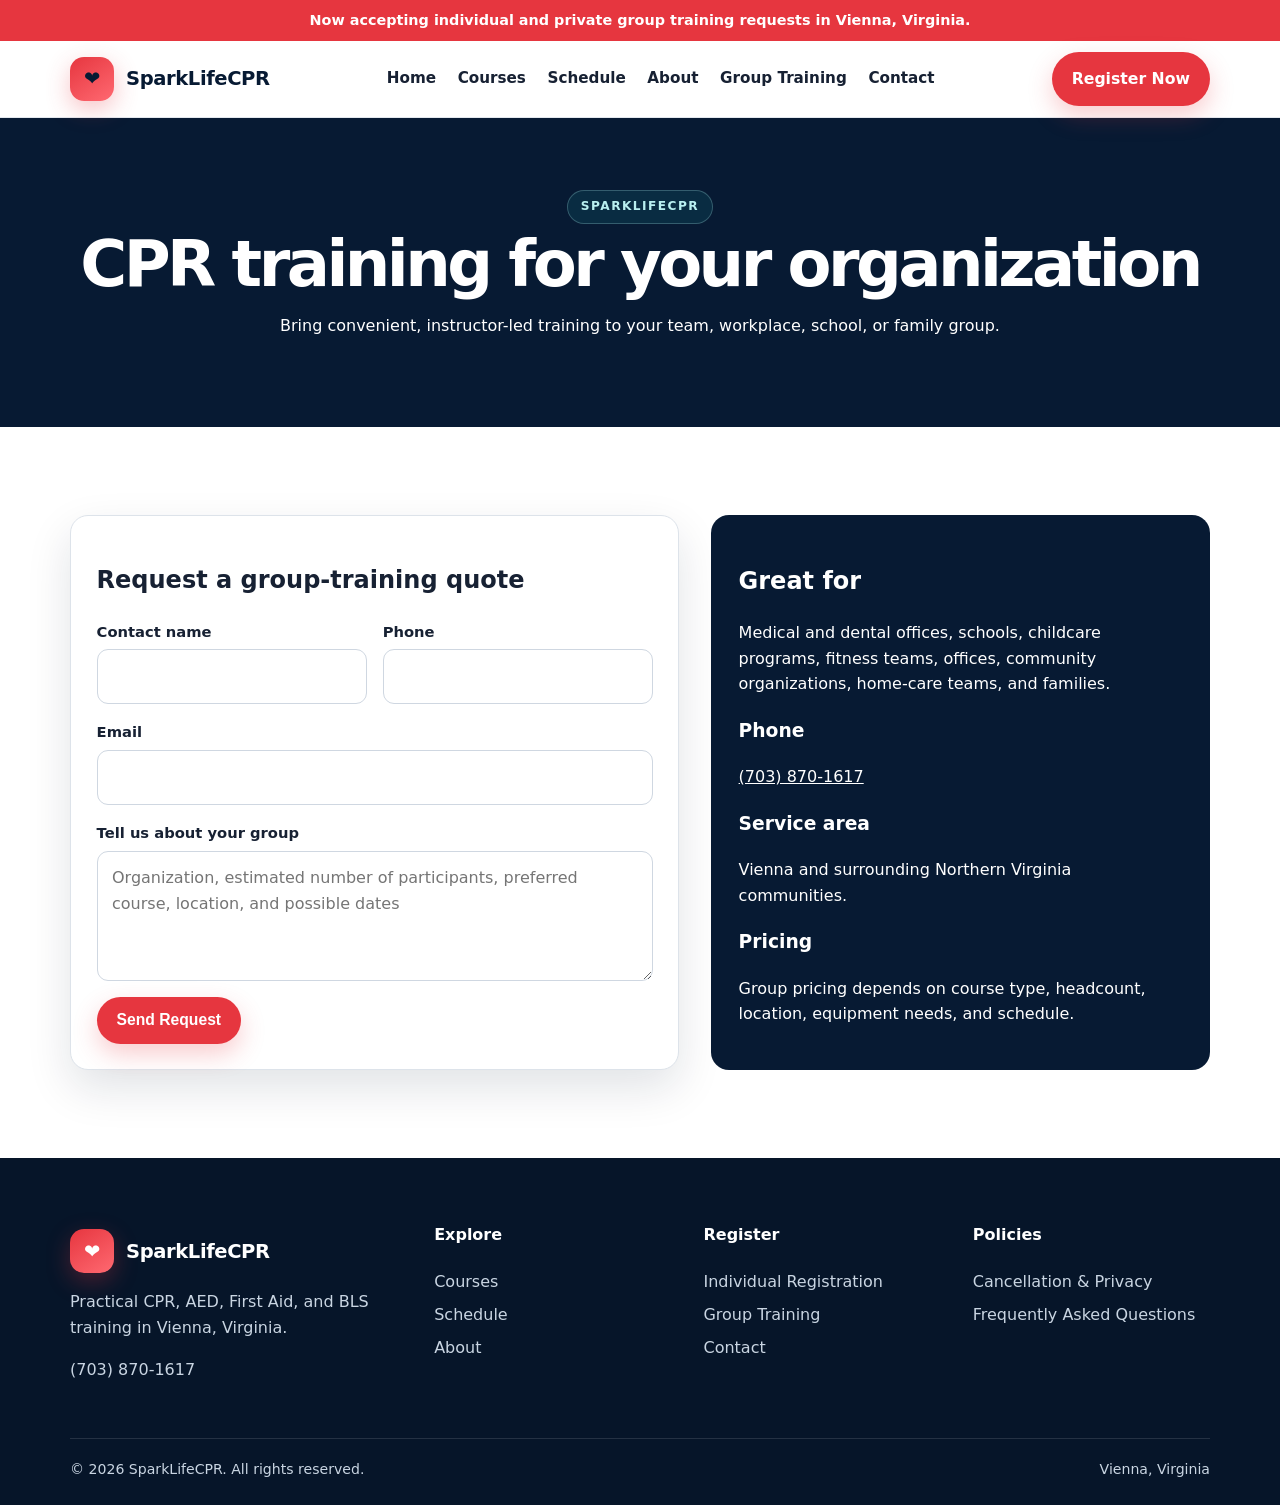
<file: group-training.html>
<!doctype html><html lang="en"><head><meta charset="utf-8"><meta name="viewport" content="width=device-width,initial-scale=1"><title>Private Group CPR Training | SparkLife</title><link rel="stylesheet" href="assets/styles.css"><script defer src="js/config.js"></script><script defer src="js/main.js"></script></head><body><div class="announcement">Now accepting individual and private group training requests in Vienna, Virginia.</div><header><div class="container nav"><a class="brand" href="index.html"><span class="logo-mark">❤</span><span>SparkLifeCPR</span></a><nav class="nav-links"><a href="index.html">Home</a><a href="courses.html">Courses</a><a href="schedule.html">Schedule</a><a href="about.html">About</a><a href="group-training.html">Group Training</a><a href="contact.html">Contact</a></nav><a class="btn btn-primary" href="register.html">Register Now</a><button class="menu-btn" aria-label="Open menu">☰</button></div></header>
<main><section class="page-hero"><div class="container"><span class="eyebrow">SparkLifeCPR</span><h1>CPR training for your organization</h1><p>Bring convenient, instructor-led training to your team, workplace, school, or family group.</p></div></section><section><div class="container form-wrap"><form id="contactForm"><h2>Request a group-training quote</h2><div class="form-grid"><div class="field"><label for="name">Contact name</label><input id="name" name="name" required></div><div class="field"><label for="phone">Phone</label><input id="phone" name="phone" type="tel" required></div></div><div class="field"><label for="email">Email</label><input id="email" name="email" type="email" required></div><div class="field"><label for="message">Tell us about your group</label><textarea id="message" name="message" placeholder="Organization, estimated number of participants, preferred course, location, and possible dates" required></textarea></div><button class="btn btn-primary" type="submit">Send Request</button><input type="text" name="company_website" class="hp-field" tabindex="-1" autocomplete="off"></form><aside class="contact-card"><h2>Great for</h2><p>Medical and dental offices, schools, childcare programs, fitness teams, offices, community organizations, home-care teams, and families.</p><h3>Phone</h3><p><a href="tel:17038701617">(703) 870-1617</a></p><h3>Service area</h3><p>Vienna and surrounding Northern Virginia communities.</p><h3>Pricing</h3><p>Group pricing depends on course type, headcount, location, equipment needs, and schedule.</p></aside></div></section></main><footer><div class="container"><div class="footer-grid"><div><a class="brand" style="color:#fff" href="index.html"><span class="logo-mark">❤</span><span>SparkLifeCPR</span></a><p>Practical CPR, AED, First Aid, and BLS training in Vienna, Virginia.</p><p><a href="tel:17038701617">(703) 870-1617</a></p></div><div><h4>Explore</h4><a href="courses.html">Courses</a><a href="schedule.html">Schedule</a><a href="about.html">About</a></div><div><h4>Register</h4><a href="register.html">Individual Registration</a><a href="group-training.html">Group Training</a><a href="contact.html">Contact</a></div><div><h4>Policies</h4><a href="policies.html">Cancellation & Privacy</a><a href="faq.html">Frequently Asked Questions</a></div></div><div class="copyright"><span>© <span data-year></span> SparkLifeCPR. All rights reserved.</span><span>Vienna, Virginia</span></div></div></footer>
</body></html>
</file>
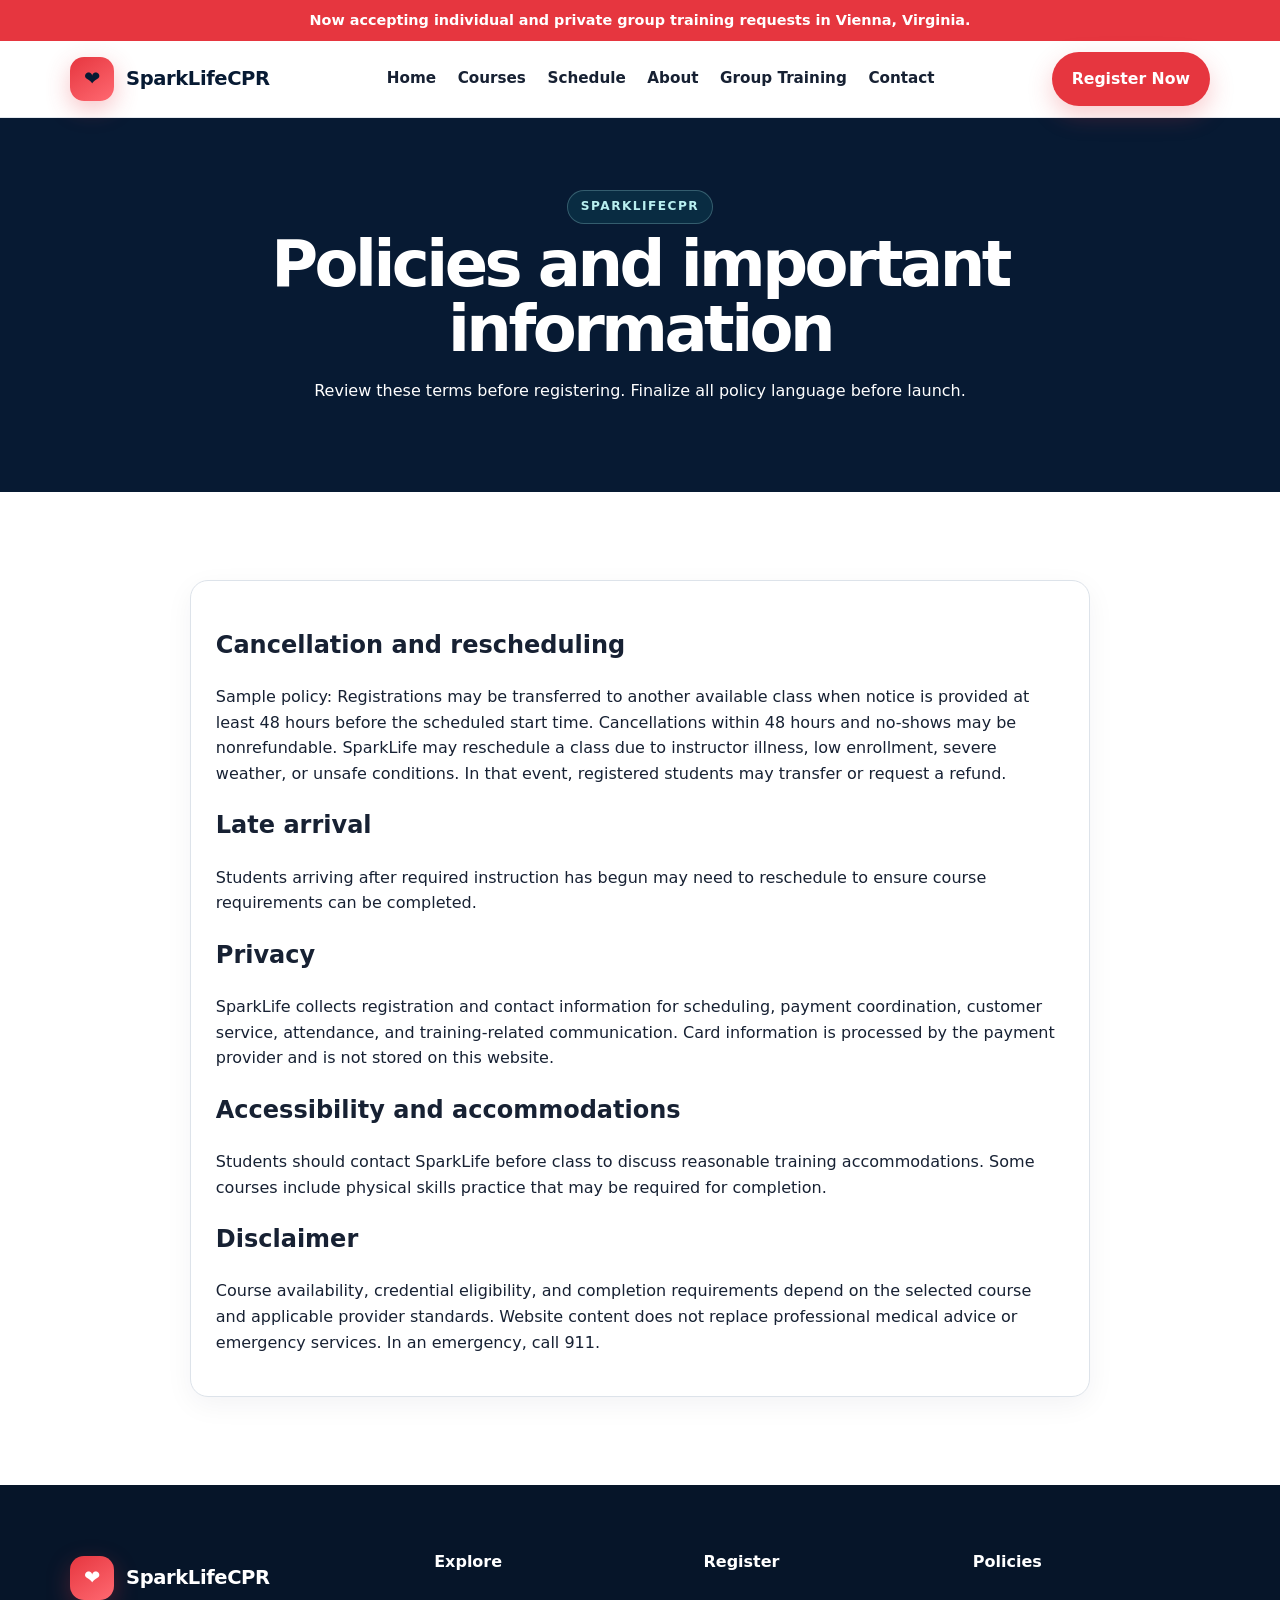
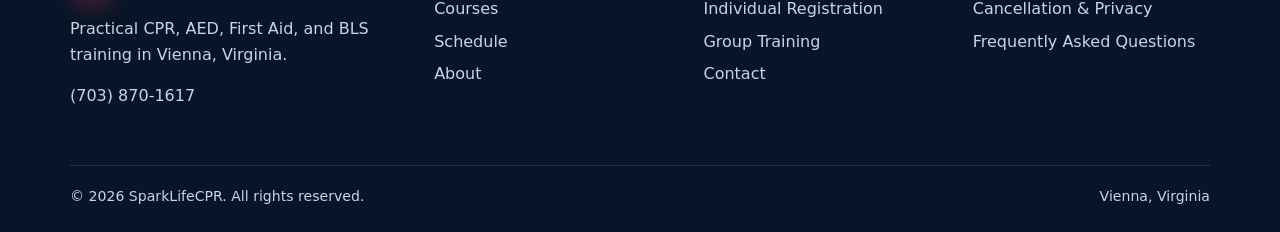
<file: policies.html>
<!doctype html><html lang="en"><head><meta charset="utf-8"><meta name="viewport" content="width=device-width,initial-scale=1"><title>Policies | SparkLife</title><link rel="stylesheet" href="assets/styles.css"><script defer src="js/config.js"></script><script defer src="js/main.js"></script></head><body><div class="announcement">Now accepting individual and private group training requests in Vienna, Virginia.</div><header><div class="container nav"><a class="brand" href="index.html"><span class="logo-mark">❤</span><span>SparkLifeCPR</span></a><nav class="nav-links"><a href="index.html">Home</a><a href="courses.html">Courses</a><a href="schedule.html">Schedule</a><a href="about.html">About</a><a href="group-training.html">Group Training</a><a href="contact.html">Contact</a></nav><a class="btn btn-primary" href="register.html">Register Now</a><button class="menu-btn" aria-label="Open menu">☰</button></div></header>
<main><section class="page-hero"><div class="container"><span class="eyebrow">SparkLifeCPR</span><h1>Policies and important information</h1><p>Review these terms before registering. Finalize all policy language before launch.</p></div></section><section><div class="container" style="max-width:900px"><div class="card"><h2>Cancellation and rescheduling</h2><p>Sample policy: Registrations may be transferred to another available class when notice is provided at least 48 hours before the scheduled start time. Cancellations within 48 hours and no-shows may be nonrefundable. SparkLife may reschedule a class due to instructor illness, low enrollment, severe weather, or unsafe conditions. In that event, registered students may transfer or request a refund.</p><h2>Late arrival</h2><p>Students arriving after required instruction has begun may need to reschedule to ensure course requirements can be completed.</p><h2>Privacy</h2><p>SparkLife collects registration and contact information for scheduling, payment coordination, customer service, attendance, and training-related communication. Card information is processed by the payment provider and is not stored on this website.</p><h2>Accessibility and accommodations</h2><p>Students should contact SparkLife before class to discuss reasonable training accommodations. Some courses include physical skills practice that may be required for completion.</p><h2>Disclaimer</h2><p>Course availability, credential eligibility, and completion requirements depend on the selected course and applicable provider standards. Website content does not replace professional medical advice or emergency services. In an emergency, call 911.</p></div></div></section></main><footer><div class="container"><div class="footer-grid"><div><a class="brand" style="color:#fff" href="index.html"><span class="logo-mark">❤</span><span>SparkLifeCPR</span></a><p>Practical CPR, AED, First Aid, and BLS training in Vienna, Virginia.</p><p><a href="tel:17038701617">(703) 870-1617</a></p></div><div><h4>Explore</h4><a href="courses.html">Courses</a><a href="schedule.html">Schedule</a><a href="about.html">About</a></div><div><h4>Register</h4><a href="register.html">Individual Registration</a><a href="group-training.html">Group Training</a><a href="contact.html">Contact</a></div><div><h4>Policies</h4><a href="policies.html">Cancellation & Privacy</a><a href="faq.html">Frequently Asked Questions</a></div></div><div class="copyright"><span>© <span data-year></span> SparkLifeCPR. All rights reserved.</span><span>Vienna, Virginia</span></div></div></footer>
</body></html>
</file>
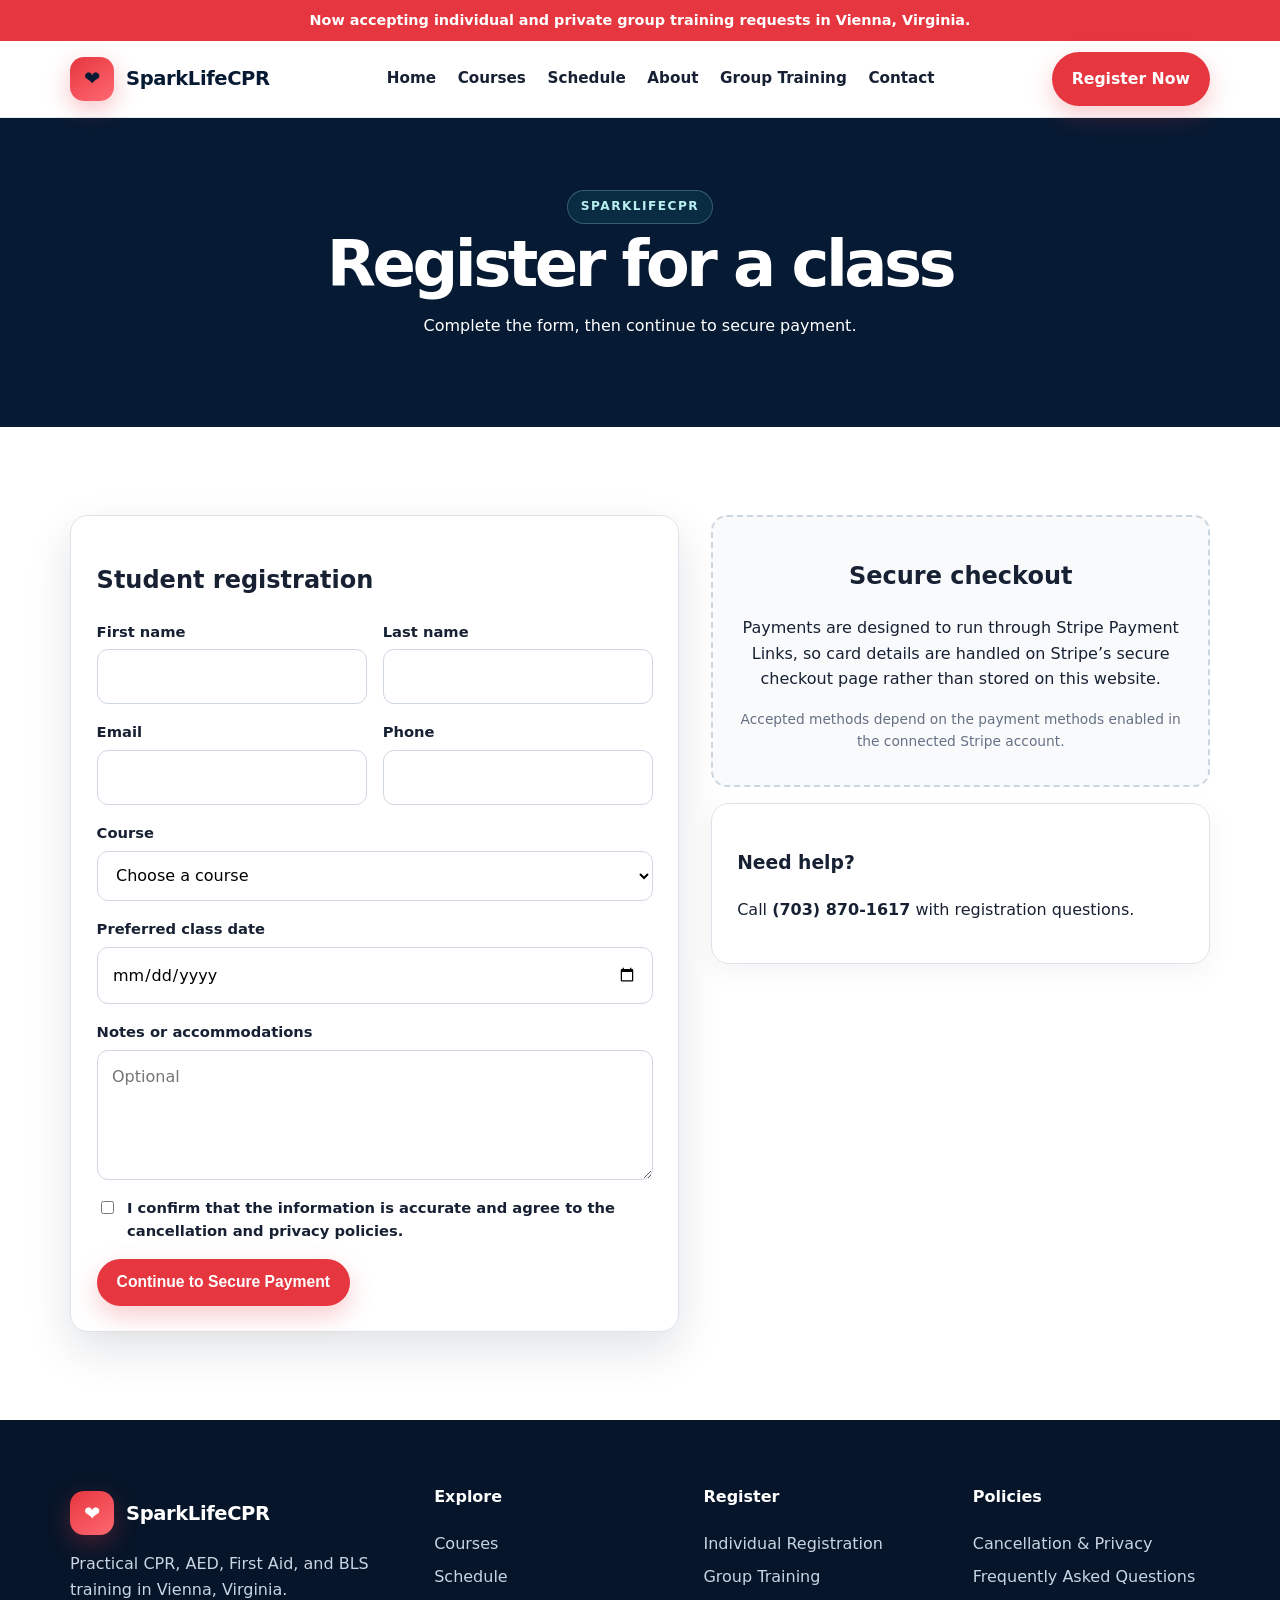
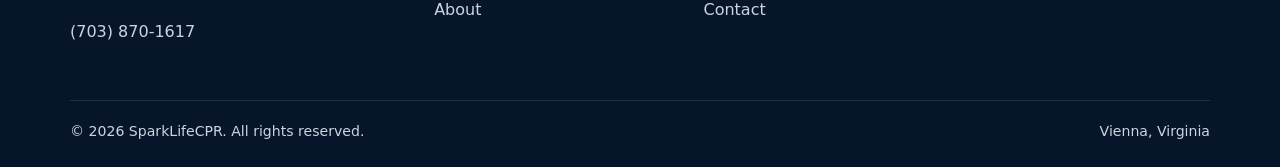
<file: register.html>
<!doctype html><html lang="en"><head><meta charset="utf-8"><meta name="viewport" content="width=device-width,initial-scale=1"><title>Register for CPR Training | SparkLife</title><link rel="stylesheet" href="assets/styles.css"><script defer src="js/config.js"></script><script defer src="js/main.js"></script></head><body><div class="announcement">Now accepting individual and private group training requests in Vienna, Virginia.</div><header><div class="container nav"><a class="brand" href="index.html"><span class="logo-mark">❤</span><span>SparkLifeCPR</span></a><nav class="nav-links"><a href="index.html">Home</a><a href="courses.html">Courses</a><a href="schedule.html">Schedule</a><a href="about.html">About</a><a href="group-training.html">Group Training</a><a href="contact.html">Contact</a></nav><a class="btn btn-primary" href="register.html">Register Now</a><button class="menu-btn" aria-label="Open menu">☰</button></div></header>
<main><section class="page-hero"><div class="container"><span class="eyebrow">SparkLifeCPR</span><h1>Register for a class</h1><p>Complete the form, then continue to secure payment.</p></div></section><section><div class="container form-wrap"><form id="registrationForm"><h2>Student registration</h2><div class="form-grid"><div class="field"><label for="firstName">First name</label><input id="firstName" name="firstName" required></div><div class="field"><label for="lastName">Last name</label><input id="lastName" name="lastName" required></div></div><div class="form-grid"><div class="field"><label for="email">Email</label><input id="email" name="email" type="email" required></div><div class="field"><label for="phone">Phone</label><input id="phone" name="phone" type="tel" required></div></div><div class="field"><label for="course">Course</label><select id="course" name="course" required><option value="">Choose a course</option><option value="cprAed">Adult CPR & AED — $75</option><option value="bls">BLS for Healthcare Providers — $95</option><option value="firstAid">First Aid + CPR/AED — $110</option><option value="pediatric">Pediatric CPR & First Aid — $95</option></select></div><div class="field"><label for="date">Preferred class date</label><input id="date" name="class_date" type="date" required></div><div class="field"><label for="notes">Notes or accommodations</label><textarea id="notes" name="notes" placeholder="Optional"></textarea></div><label style="display:flex;gap:.65rem;align-items:flex-start;margin-bottom:1rem"><input type="checkbox" name="agreement" required style="width:auto;margin-top:.3rem">I confirm that the information is accurate and agree to the cancellation and privacy policies.</label><button class="btn btn-primary" type="submit">Continue to Secure Payment</button><div id="paymentNotice" class="notice" hidden style="margin-top:1rem"><strong>Payment link not connected yet.</strong> Your form information was saved on this device. Add your Stripe Payment Links to <code>js/config.js</code>, then this button will redirect customers to secure checkout.</div><input type="text" name="company_website" class="hp-field" tabindex="-1" autocomplete="off"></form><aside><div class="payment-box"><h2>Secure checkout</h2><p>Payments are designed to run through Stripe Payment Links, so card details are handled on Stripe’s secure checkout page rather than stored on this website.</p><p class="small">Accepted methods depend on the payment methods enabled in the connected Stripe account.</p></div><div class="card" style="margin-top:1rem"><h3>Need help?</h3><p>Call <a href="tel:17038701617"><strong>(703) 870-1617</strong></a> with registration questions.</p></div></aside></div></section></main><footer><div class="container"><div class="footer-grid"><div><a class="brand" style="color:#fff" href="index.html"><span class="logo-mark">❤</span><span>SparkLifeCPR</span></a><p>Practical CPR, AED, First Aid, and BLS training in Vienna, Virginia.</p><p><a href="tel:17038701617">(703) 870-1617</a></p></div><div><h4>Explore</h4><a href="courses.html">Courses</a><a href="schedule.html">Schedule</a><a href="about.html">About</a></div><div><h4>Register</h4><a href="register.html">Individual Registration</a><a href="group-training.html">Group Training</a><a href="contact.html">Contact</a></div><div><h4>Policies</h4><a href="policies.html">Cancellation & Privacy</a><a href="faq.html">Frequently Asked Questions</a></div></div><div class="copyright"><span>© <span data-year></span> SparkLifeCPR. All rights reserved.</span><span>Vienna, Virginia</span></div></div></footer>
</body></html>
</file>
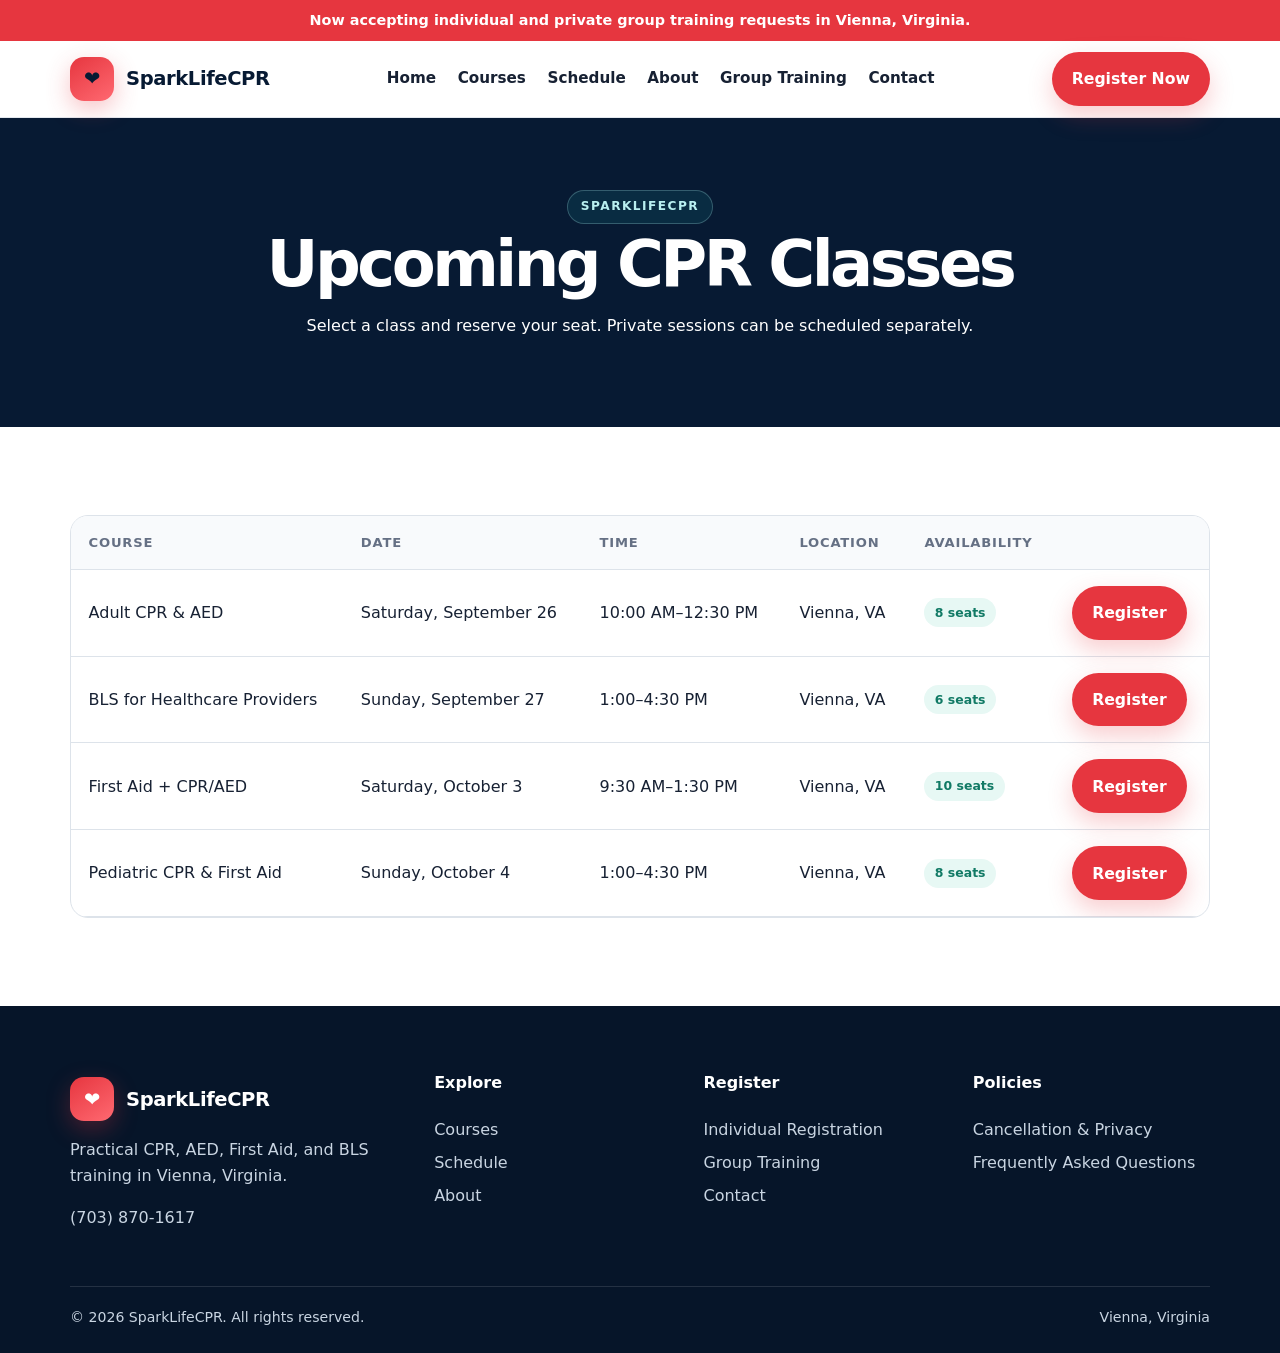
<file: schedule.html>
<!doctype html>
<html lang="en">

<head>
  <meta charset="utf-8">
  <meta name="viewport" content="width=device-width, initial-scale=1">

  <title>Class Schedule | SparkLifeCPR</title>

  <link rel="stylesheet" href="assets/styles.css">

  <script defer src="js/config.js"></script>
  <script defer src="js/main.js"></script>
</head>

<body>

  <!-- Announcement Bar -->
  <div class="announcement">
    Now accepting individual and private group training requests in Vienna, Virginia.
  </div>


  <!-- Header -->
  <header>
    <div class="container nav">

      <a class="brand" href="index.html">
        <span class="logo-mark">❤</span>
        <span>SparkLifeCPR</span>
      </a>

      <nav class="nav-links">
        <a href="index.html">Home</a>
        <a href="courses.html">Courses</a>
        <a href="schedule.html">Schedule</a>
        <a href="about.html">About</a>
        <a href="group-training.html">Group Training</a>
        <a href="contact.html">Contact</a>
      </nav>

      <a class="btn btn-primary" href="register.html">
        Register Now
      </a>

      <button class="menu-btn" aria-label="Open menu">
        ☰
      </button>

    </div>
  </header>


  <!-- Main Content -->
  <main>

    <!-- Hero -->
    <section class="page-hero">
      <div class="container">

        <span class="eyebrow">
          SparkLifeCPR
        </span>

        <h1>
          Upcoming CPR Classes
        </h1>

        <p>
          Select a class and reserve your seat. Private sessions can be scheduled separately.
        </p>

      </div>
    </section>


    <!-- Schedule -->
    <section>
      <div class="container">

        <div class="schedule">

          <table>

            <thead>
              <tr>
                <th>Course</th>
                <th>Date</th>
                <th>Time</th>
                <th>Location</th>
                <th>Availability</th>
                <th></th>
              </tr>
            </thead>


            <tbody>

              <!-- Adult CPR & AED -->
              <tr>

                <td>
                  Adult CPR &amp; AED
                </td>

                <td>
                  Saturday, September 26
                </td>

                <td>
                  10:00 AM–12:30 PM
                </td>

                <td>
                  Vienna, VA
                </td>

                <td>
                  <span class="badge">
                    8 seats
                  </span>
                </td>

                <td>
                  <a
                    class="btn btn-primary"
                    href="register.html?course=Adult%20CPR%20%26%20AED">
                    Register
                  </a>
                </td>

              </tr>


              <!-- BLS -->
              <tr>

                <td>
                  BLS for Healthcare Providers
                </td>

                <td>
                  Sunday, September 27
                </td>

                <td>
                  1:00–4:30 PM
                </td>

                <td>
                  Vienna, VA
                </td>

                <td>
                  <span class="badge">
                    6 seats
                  </span>
                </td>

                <td>
                  <a
                    class="btn btn-primary"
                    href="register.html?course=BLS">
                    Register
                  </a>
                </td>

              </tr>


              <!-- First Aid + CPR/AED -->
              <tr>

                <td>
                  First Aid + CPR/AED
                </td>

                <td>
                  Saturday, October 3
                </td>

                <td>
                  9:30 AM–1:30 PM
                </td>

                <td>
                  Vienna, VA
                </td>

                <td>
                  <span class="badge">
                    10 seats
                  </span>
                </td>

                <td>
                  <a
                    class="btn btn-primary"
                    href="register.html?course=First%20Aid">
                    Register
                  </a>
                </td>

              </tr>


              <!-- Pediatric CPR -->
              <tr>

                <td>
                  Pediatric CPR &amp; First Aid
                </td>

                <td>
                  Sunday, October 4
                </td>

                <td>
                  1:00–4:30 PM
                </td>

                <td>
                  Vienna, VA
                </td>

                <td>
                  <span class="badge">
                    8 seats
                  </span>
                </td>

                <td>
                  <a
                    class="btn btn-primary"
                    href="register.html?course=Pediatric">
                    Register
                  </a>
                </td>

              </tr>

            </tbody>

          </table>

        </div>

      </div>
    </section>

  </main>


  <!-- Footer -->
  <footer>

    <div class="container">

      <div class="footer-grid">


        <!-- Company -->
        <div>

          <a
            class="brand"
            style="color:#fff"
            href="index.html">

            <span class="logo-mark">
              ❤
            </span>

            <span>
              SparkLifeCPR
            </span>

          </a>

          <p>
            Practical CPR, AED, First Aid, and BLS training in Vienna, Virginia.
          </p>

          <p>
            <a href="tel:17038701617">
              (703) 870-1617
            </a>
          </p>

        </div>


        <!-- Explore -->
        <div>

          <h4>
            Explore
          </h4>

          <a href="courses.html">
            Courses
          </a>

          <a href="schedule.html">
            Schedule
          </a>

          <a href="about.html">
            About
          </a>

        </div>


        <!-- Register -->
        <div>

          <h4>
            Register
          </h4>

          <a href="register.html">
            Individual Registration
          </a>

          <a href="group-training.html">
            Group Training
          </a>

          <a href="contact.html">
            Contact
          </a>

        </div>


        <!-- Policies -->
        <div>

          <h4>
            Policies
          </h4>

          <a href="policies.html">
            Cancellation &amp; Privacy
          </a>

          <a href="faq.html">
            Frequently Asked Questions
          </a>

        </div>

      </div>


      <!-- Copyright -->
      <div class="copyright">

        <span>
          © <span data-year></span> SparkLifeCPR. All rights reserved.
        </span>

        <span>
          Vienna, Virginia
        </span>

      </div>

    </div>

  </footer>

</body>

</html>
</file>
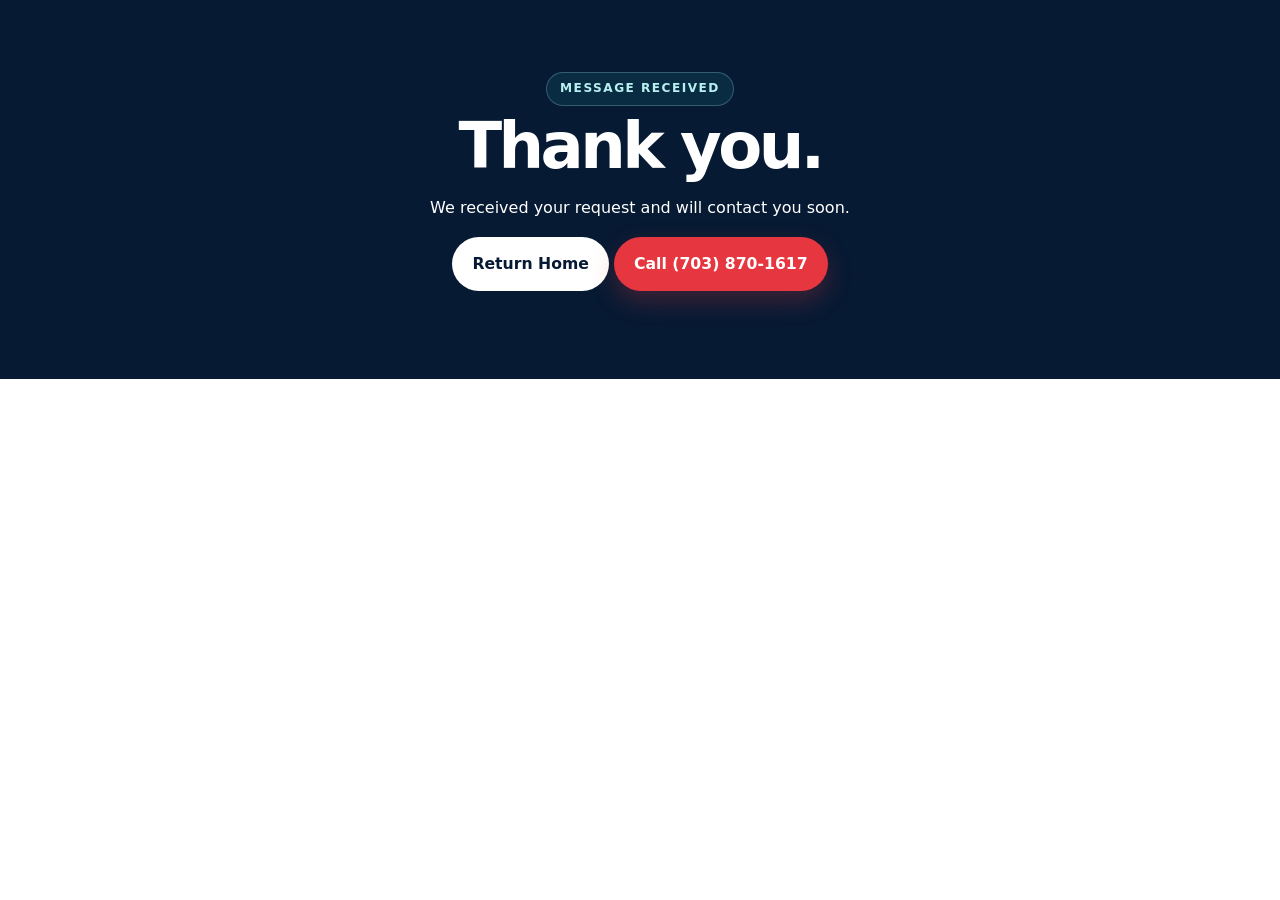
<file: thank-you.html>
<!doctype html><html lang="en"><head><meta charset="utf-8"><meta name="viewport" content="width=device-width,initial-scale=1"><title>Thank You | SparkLifeCPR</title><link rel="stylesheet" href="assets/styles.css"></head><body><main><section class="page-hero"><div class="container"><span class="eyebrow">Message received</span><h1>Thank you.</h1><p>We received your request and will contact you soon.</p><p><a class="btn btn-light" href="index.html">Return Home</a> <a class="btn btn-primary" href="tel:17038701617">Call (703) 870-1617</a></p></div></section></main></body></html>
</file>
<file: assets/styles.css>
:root {
  --navy: #071a33;
  --navy-2: #0d2b4d;
  --red: #e6363f;
  --red-dark: #bd1f2c;
  --teal: #17a6a6;
  --cream: #f7f5f0;
  --white: #ffffff;
  --ink: #172133;
  --muted: #657084;
  --line: #dde3ea;
  --success: #117a65;
  --shadow: 0 18px 45px rgba(7, 26, 51, 0.12);
  --radius: 18px;
}
*{box-sizing:border-box}
html{scroll-behavior:smooth}
body{margin:0;font-family:Inter,ui-sans-serif,system-ui,-apple-system,BlinkMacSystemFont,"Segoe UI",sans-serif;color:var(--ink);background:#fff;line-height:1.6}
a{color:inherit;text-decoration:none}
img{max-width:100%;display:block}
.container{width:min(1140px,92%);margin:auto}
.announcement{background:var(--red);color:#fff;text-align:center;padding:.55rem 1rem;font-weight:700;font-size:.9rem}
header{position:sticky;top:0;z-index:50;background:rgba(255,255,255,.96);backdrop-filter:blur(12px);border-bottom:1px solid rgba(221,227,234,.8)}
.nav{height:76px;display:flex;align-items:center;justify-content:space-between;gap:2rem}
.brand{display:flex;align-items:center;gap:.75rem;font-weight:900;color:var(--navy);font-size:1.22rem;letter-spacing:-.02em}
.logo-mark{width:44px;height:44px;border-radius:14px;background:linear-gradient(145deg,var(--red),#ff6971);display:grid;place-items:center;box-shadow:0 8px 24px rgba(230,54,63,.3)}
.logo-mark svg{width:28px;height:28px;fill:#fff}
.nav-links{display:flex;align-items:center;gap:1.35rem;font-weight:700;font-size:.95rem}
.nav-links a:hover{color:var(--red)}
.menu-btn{display:none;border:0;background:none;font-size:1.5rem}
.btn{display:inline-flex;align-items:center;justify-content:center;gap:.55rem;border:0;border-radius:999px;padding:.9rem 1.25rem;font-weight:800;cursor:pointer;transition:.2s ease;font-size:.98rem}
.btn-primary{background:var(--red);color:#fff;box-shadow:0 10px 25px rgba(230,54,63,.25)}
.btn-primary:hover{background:var(--red-dark);transform:translateY(-1px)}
.btn-dark{background:var(--navy);color:#fff}
.btn-outline{border:2px solid var(--navy);color:var(--navy);background:transparent}
.btn-light{background:#fff;color:var(--navy)}
.hero{position:relative;overflow:hidden;background:linear-gradient(120deg,var(--navy) 0%,var(--navy-2) 62%,#123f64 100%);color:#fff;padding:7.2rem 0 6rem}
.hero:before{content:"";position:absolute;inset:auto -110px -180px auto;width:530px;height:530px;border-radius:50%;border:70px solid rgba(255,255,255,.035)}
.hero-grid{display:grid;grid-template-columns:1.12fr .88fr;gap:4rem;align-items:center}
.eyebrow{display:inline-flex;align-items:center;gap:.5rem;color:#b8eff0;background:rgba(23,166,166,.13);border:1px solid rgba(184,239,240,.25);border-radius:999px;padding:.4rem .8rem;text-transform:uppercase;letter-spacing:.12em;font-size:.76rem;font-weight:900}
h1{font-size:clamp(2.8rem,6vw,5.3rem);line-height:1.02;letter-spacing:-.055em;margin:1.1rem 0 1.2rem}
.hero p{font-size:1.15rem;max-width:620px;color:#d8e4f0}
.hero-actions{display:flex;gap:.8rem;flex-wrap:wrap;margin:2rem 0}
.trust-row{display:flex;gap:1.3rem;flex-wrap:wrap;color:#dbe8f3;font-size:.92rem;font-weight:700}
.trust-row span:before{content:"✓";color:#65d6c8;margin-right:.45rem}
.hero-card{background:#fff;color:var(--ink);border-radius:26px;padding:1.4rem;box-shadow:0 30px 80px rgba(0,0,0,.28);position:relative}
.hero-card .photo{border-radius:20px;min-height:390px;background:linear-gradient(145deg,#eaf5f5,#fff3f3);display:flex;align-items:center;justify-content:center;padding:2rem;text-align:center;position:relative;overflow:hidden}
.hero-card .photo:before{content:"";position:absolute;width:260px;height:260px;border-radius:50%;background:rgba(230,54,63,.1);top:-90px;right:-80px}
.hero-card .photo:after{content:"";position:absolute;width:210px;height:210px;border-radius:50%;background:rgba(23,166,166,.12);bottom:-90px;left:-70px}
.medical-icon{width:150px;height:150px;border-radius:42px;background:#fff;display:grid;place-items:center;box-shadow:var(--shadow);z-index:1}
.medical-icon svg{width:88px;fill:var(--red)}
.instructor-chip{position:absolute;bottom:28px;left:28px;right:28px;background:rgba(255,255,255,.95);border-radius:16px;padding:1rem;display:flex;align-items:center;gap:.8rem;box-shadow:var(--shadow);z-index:2}
.avatar{width:48px;height:48px;border-radius:50%;background:var(--navy);color:#fff;display:grid;place-items:center;font-weight:900}
section{padding:5.5rem 0}
.section-head{max-width:720px;margin:0 auto 2.7rem;text-align:center}
.section-head h2{font-size:clamp(2rem,4vw,3.3rem);line-height:1.12;letter-spacing:-.04em;margin:.5rem 0}
.section-head p{color:var(--muted);font-size:1.05rem}
.grid-3{display:grid;grid-template-columns:repeat(3,1fr);gap:1.3rem}
.card{border:1px solid var(--line);border-radius:var(--radius);padding:1.55rem;background:#fff;box-shadow:0 8px 28px rgba(7,26,51,.05)}
.course-card{display:flex;flex-direction:column}
.course-card .icon{width:52px;height:52px;border-radius:14px;background:#fff0f1;color:var(--red);display:grid;place-items:center;font-size:1.5rem}
.course-card h3{font-size:1.28rem;margin:1rem 0 .35rem}
.course-card p{color:var(--muted);margin:0 0 1rem}
.course-meta{display:flex;justify-content:space-between;gap:1rem;border-top:1px solid var(--line);padding-top:1rem;margin-top:auto;font-size:.9rem;font-weight:800}
.price{color:var(--red);font-size:1.18rem}
.bg-soft{background:var(--cream)}
.steps{display:grid;grid-template-columns:repeat(4,1fr);gap:1rem;counter-reset:steps}
.step{position:relative;background:#fff;border-radius:var(--radius);padding:1.5rem;border:1px solid var(--line)}
.step:before{counter-increment:steps;content:counter(steps);width:38px;height:38px;border-radius:50%;display:grid;place-items:center;background:var(--navy);color:#fff;font-weight:900;margin-bottom:1rem}
.step h3{margin:.25rem 0}
.step p{color:var(--muted);margin:.3rem 0}
.split{display:grid;grid-template-columns:1fr 1fr;gap:4rem;align-items:center}
.feature-panel{background:var(--navy);color:#fff;border-radius:28px;padding:2.3rem;position:relative;overflow:hidden}
.feature-panel h2{font-size:2.4rem;line-height:1.1;letter-spacing:-.04em}
.feature-list{display:grid;gap:1rem;margin-top:1.6rem}
.feature-item{display:flex;gap:.9rem;align-items:flex-start}
.feature-item b{display:block}
.feature-item p{margin:.15rem 0;color:#cddbea}
.check{flex:0 0 34px;height:34px;border-radius:10px;background:rgba(23,166,166,.2);display:grid;place-items:center;color:#65d6c8;font-weight:900}
.schedule{overflow-x:auto;border:1px solid var(--line);border-radius:var(--radius);background:#fff}
table{width:100%;border-collapse:collapse;min-width:760px}
th,td{text-align:left;padding:1rem 1.1rem;border-bottom:1px solid var(--line)}
th{background:#f8fafc;color:var(--muted);font-size:.82rem;text-transform:uppercase;letter-spacing:.06em}
.badge{display:inline-flex;border-radius:999px;padding:.3rem .65rem;background:#e7f8f4;color:var(--success);font-size:.78rem;font-weight:900}
.testimonial{font-size:1.05rem}
.stars{color:#f4a623;letter-spacing:.08em}
.cta{background:linear-gradient(120deg,var(--red),#ff636b);color:#fff;border-radius:28px;padding:3.2rem;display:flex;justify-content:space-between;align-items:center;gap:2rem}
.cta h2{font-size:clamp(2rem,4vw,3rem);line-height:1.1;margin:0 0 .7rem}
footer{background:#061529;color:#c9d5e2;padding:4rem 0 1.5rem}
.footer-grid{display:grid;grid-template-columns:1.4fr repeat(3,1fr);gap:2rem}
footer h4{color:#fff;margin-top:0}
footer a{display:block;margin:.45rem 0;color:#c9d5e2}
footer a:hover{color:#fff}
.copyright{border-top:1px solid rgba(255,255,255,.12);margin-top:2.5rem;padding-top:1.2rem;font-size:.88rem;display:flex;justify-content:space-between;gap:1rem;flex-wrap:wrap}
.page-hero{background:var(--navy);color:#fff;padding:4.5rem 0;text-align:center}
.page-hero h1{font-size:clamp(2.5rem,5vw,4.2rem);margin:.5rem 0}
.form-wrap{display:grid;grid-template-columns:1.1fr .9fr;gap:2rem;align-items:start}
form{background:#fff;border:1px solid var(--line);border-radius:var(--radius);padding:1.6rem;box-shadow:var(--shadow)}
.form-grid{display:grid;grid-template-columns:1fr 1fr;gap:1rem}
.field{display:grid;gap:.4rem;margin-bottom:1rem}
label{font-weight:800;font-size:.92rem}
input,select,textarea{width:100%;border:1px solid #cfd7e1;border-radius:11px;padding:.85rem .9rem;font:inherit;background:#fff}
input:focus,select:focus,textarea:focus{outline:3px solid rgba(23,166,166,.18);border-color:var(--teal)}
textarea{min-height:130px;resize:vertical}
.notice{padding:1rem;border-radius:12px;background:#fff8e8;border:1px solid #f2d99a;color:#72560d;font-size:.9rem}
.contact-card{background:var(--navy);color:#fff;border-radius:var(--radius);padding:1.7rem}
.contact-card a{color:#fff;text-decoration:underline}
.faq{max-width:850px;margin:auto}
details{border:1px solid var(--line);border-radius:14px;margin-bottom:.8rem;padding:1rem 1.1rem;background:#fff}
summary{font-weight:900;cursor:pointer}
details p{color:var(--muted)}
.payment-box{border:2px dashed #ccd6e1;border-radius:16px;padding:1.25rem;text-align:center;background:#f8fafc}
.small{font-size:.86rem;color:var(--muted)}
@media(max-width:900px){.nav-links{display:none;position:absolute;top:76px;left:0;right:0;background:#fff;padding:1.2rem 4%;border-bottom:1px solid var(--line);flex-direction:column;align-items:flex-start}.nav-links.open{display:flex}.menu-btn{display:block}.nav .btn-primary{display:none}.hero-grid,.split,.form-wrap{grid-template-columns:1fr}.hero{padding-top:5rem}.hero-card{max-width:620px}.grid-3{grid-template-columns:1fr 1fr}.steps{grid-template-columns:1fr 1fr}.footer-grid{grid-template-columns:1fr 1fr}.cta{flex-direction:column;align-items:flex-start}}
@media(max-width:620px){.grid-3,.steps,.footer-grid,.form-grid{grid-template-columns:1fr}.hero-actions .btn{width:100%}.hero-card .photo{min-height:330px}.cta{padding:2rem}.nav{height:68px}.nav-links{top:68px}}

.hp-field{position:absolute!important;left:-9999px!important;opacity:0!important;height:1px!important;width:1px!important}
</file>
